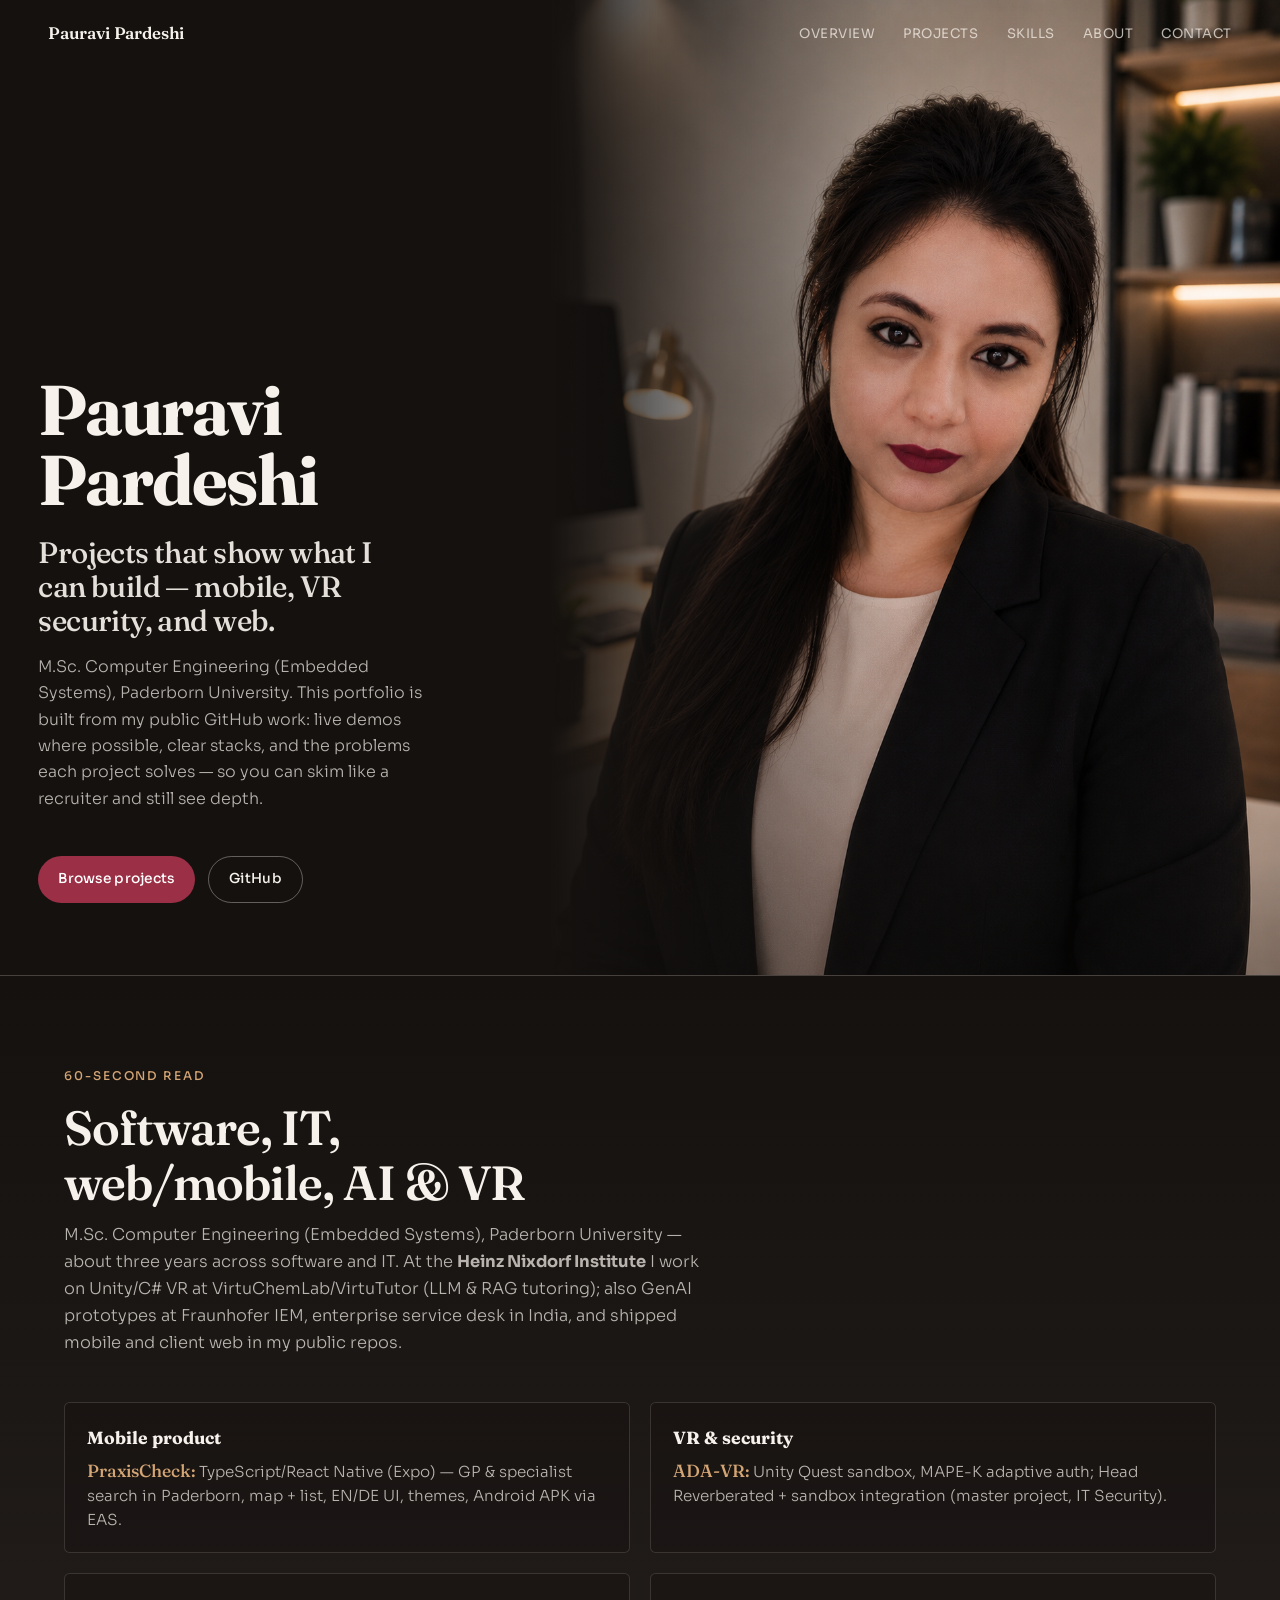
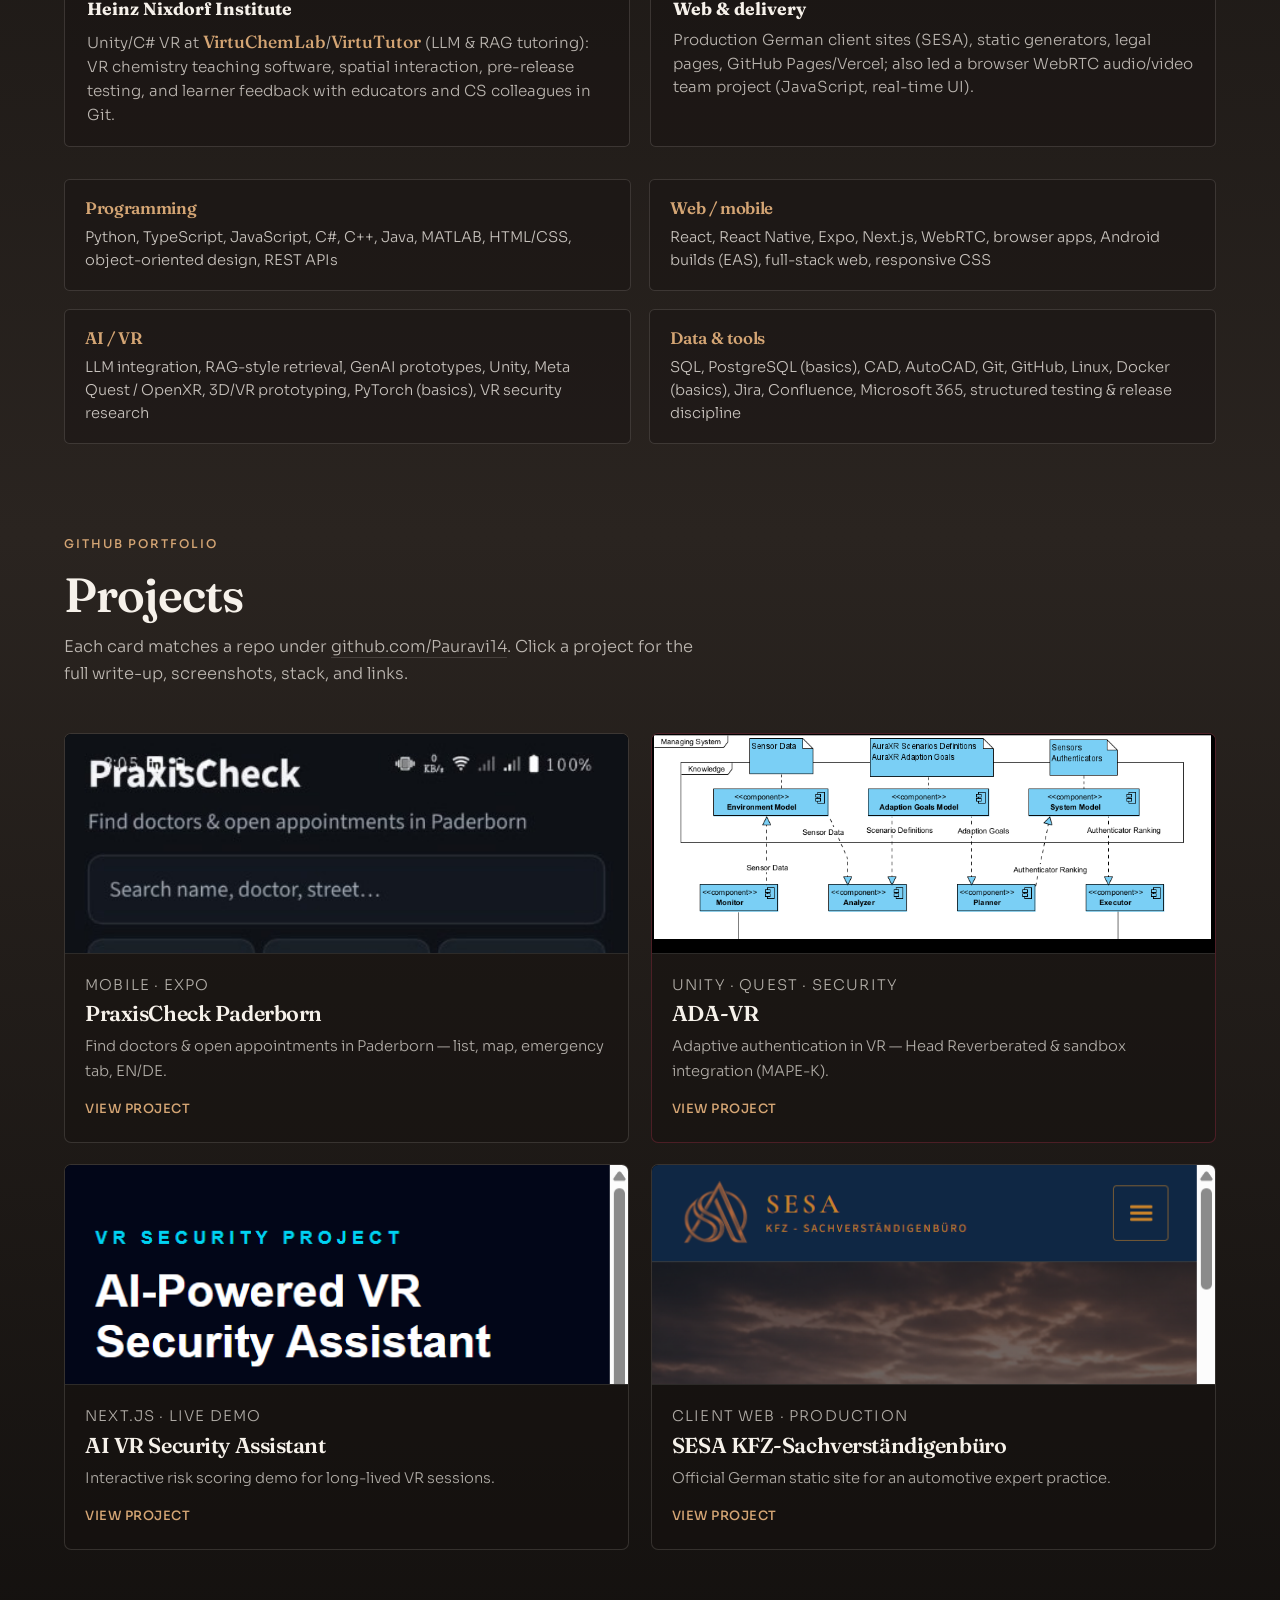
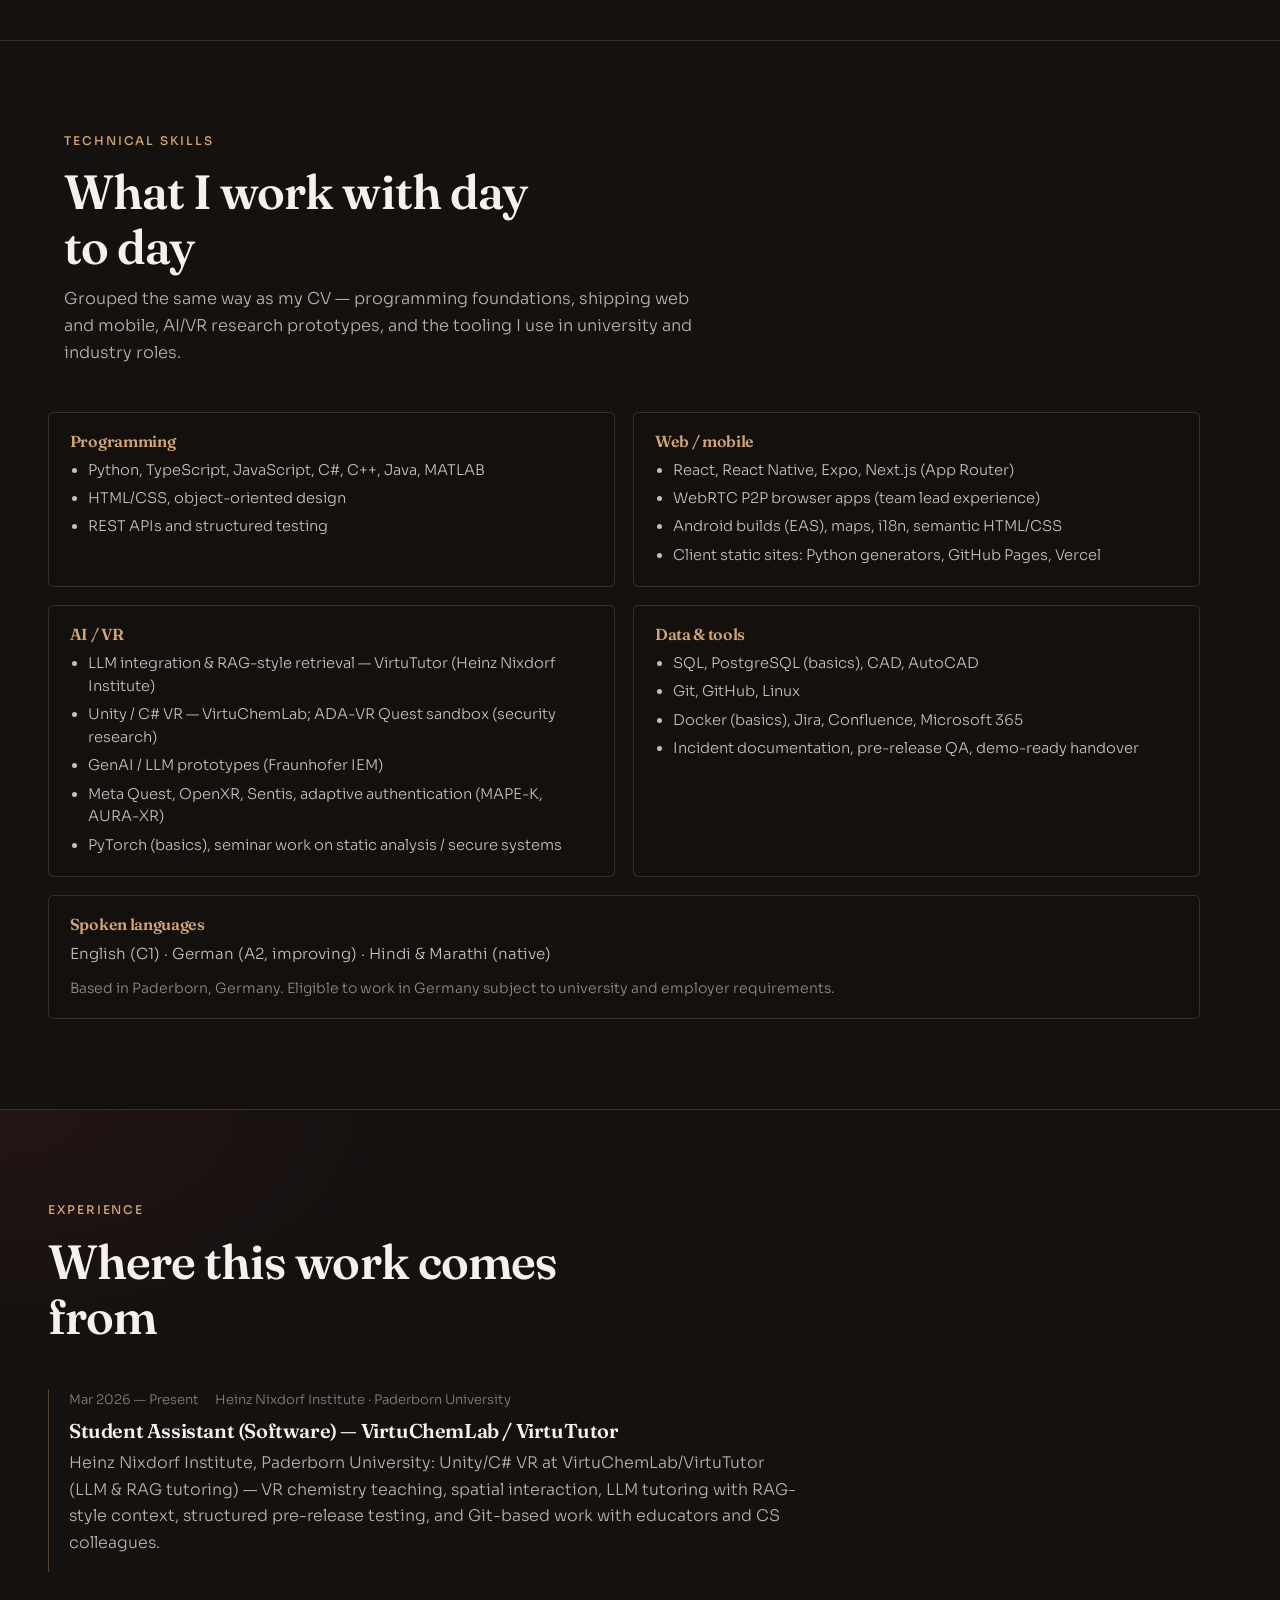
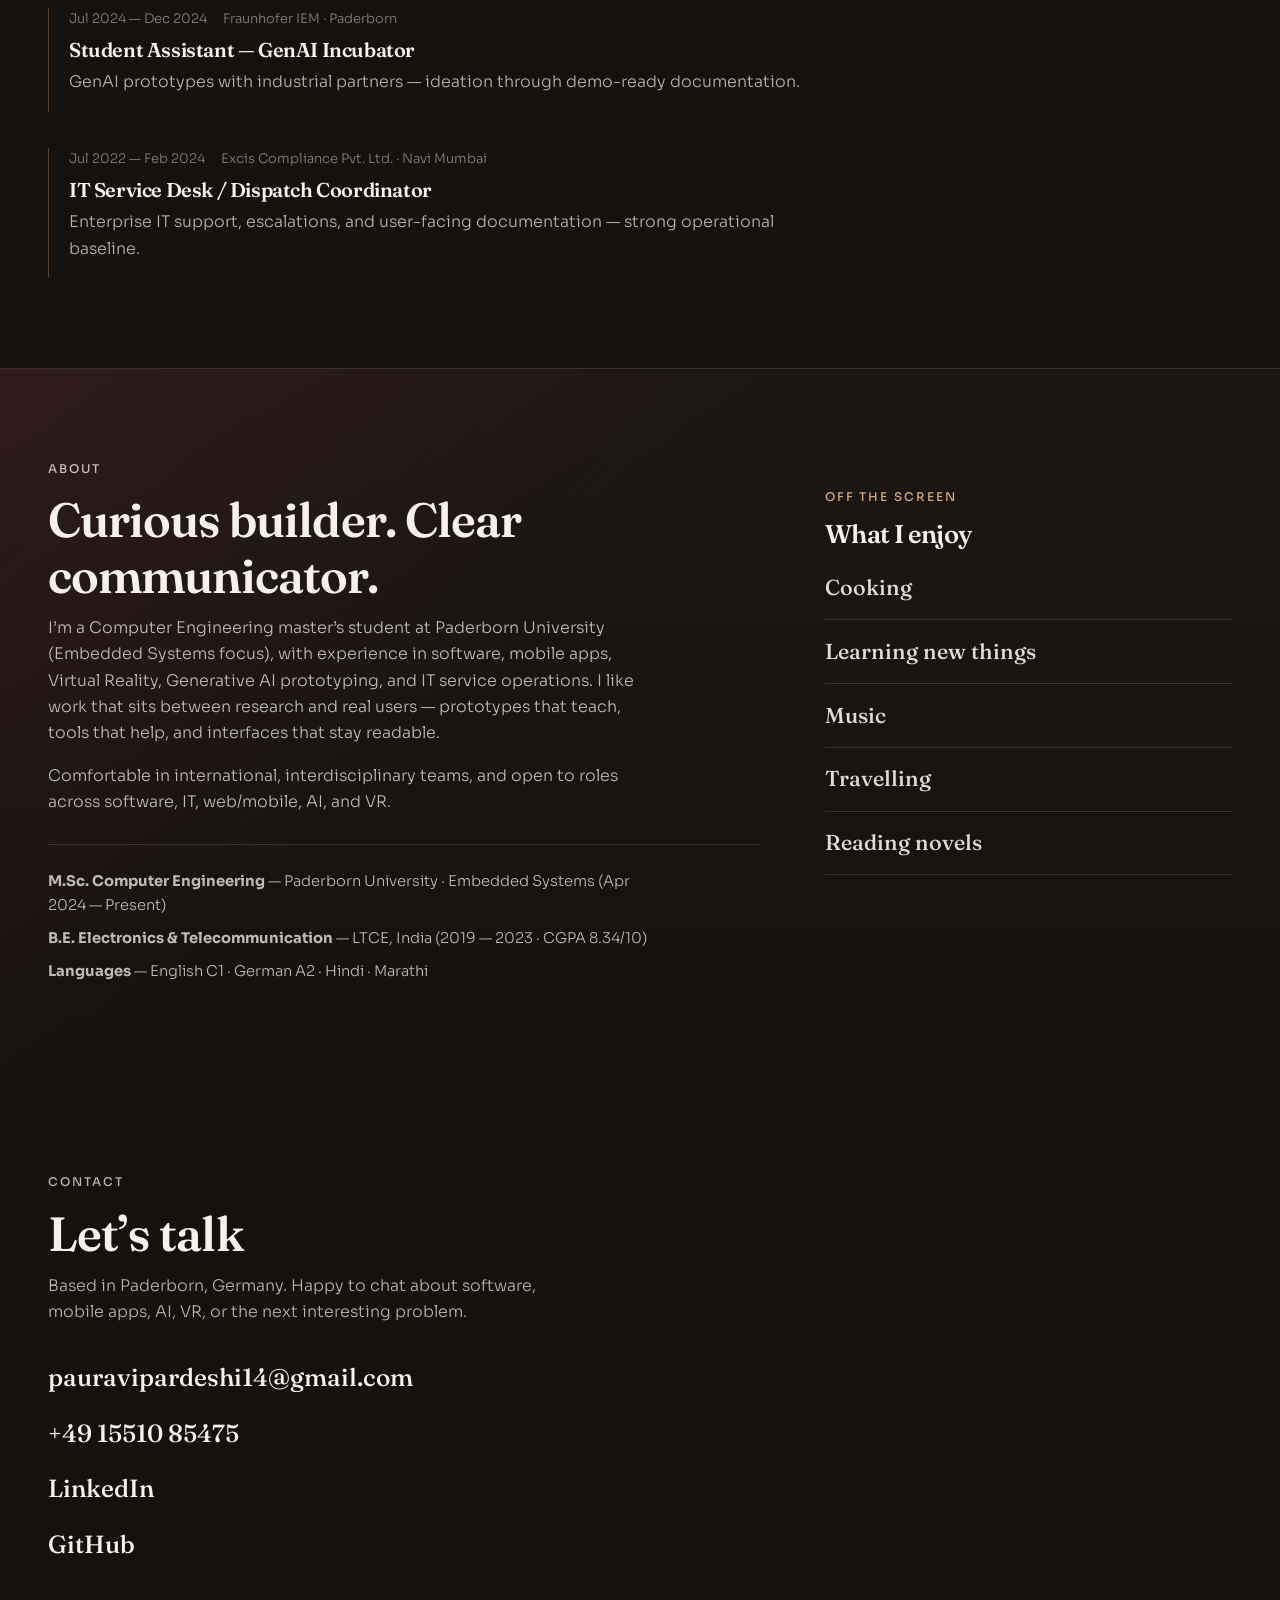
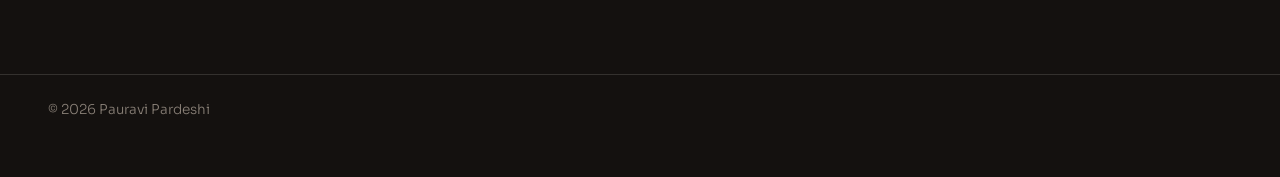
<file: index.html>
<!DOCTYPE html>
<html lang="en">
  <head>
    <meta charset="UTF-8" />
    <meta name="viewport" content="width=device-width, initial-scale=1.0" />
    <title>Pauravi Pardeshi — Portfolio</title>
    <meta
      name="description"
      content="Pauravi Pardeshi — portfolio of shipped projects: React Native mobile apps, Unity VR security on Meta Quest, Next.js demos, and client websites. Skills, live demos, and code."
    />
    <link rel="preconnect" href="https://fonts.googleapis.com" />
    <link rel="preconnect" href="https://fonts.gstatic.com" crossorigin />
    <link
      href="https://fonts.googleapis.com/css2?family=Fraunces:opsz,wght@9..144,500;9..144,600;9..144,700&family=Sora:wght@300;400;500;600&display=swap"
      rel="stylesheet"
    />
    <link rel="stylesheet" href="css/styles.css?v=20261010m" />
  </head>
  <body>
    <!-- deploy: 20261010b — screenshots + Pages deploy -->
    <a class="skip-link" href="#main">Skip to content</a>

    <header class="site-header" data-header>
      <a class="logo" href="#top">Pauravi Pardeshi</a>
      <button class="nav-toggle" type="button" aria-expanded="false" aria-controls="site-nav" data-nav-toggle>
        <span class="sr-only">Menu</span>
        <span></span><span></span>
      </button>
      <nav id="site-nav" class="site-nav" data-nav>
        <a href="#snapshot">Overview</a>
        <a href="#projects">Projects</a>
        <a href="#skills">Skills</a>
        <a href="#about">About</a>
        <a href="#contact">Contact</a>
      </nav>
    </header>

    <main id="main">
      <section id="top" class="hero" aria-label="Introduction">
        <div class="hero-media" aria-hidden="true">
          <img
            src="assets/pauravi.png"
            alt="Pauravi Pardeshi"
            class="hero-photo"
            data-hero-photo
          />
          <div class="hero-veil"></div>
        </div>
        <div class="hero-copy">
          <p class="hero-brand" data-reveal>Pauravi Pardeshi</p>
          <h1 class="hero-title" data-reveal>
            Projects that show what I can build — mobile, VR security, and web.
          </h1>
          <p class="hero-lead" data-reveal>
            M.Sc. Computer Engineering (Embedded Systems), Paderborn University.
            This portfolio is built from my public GitHub work: live demos where possible,
            clear stacks, and the problems each project solves — so you can skim like a recruiter
            and still see depth.
          </p>
          <div class="hero-actions" data-reveal>
            <a class="btn btn-primary" href="#projects">Browse projects</a>
            <a class="btn btn-ghost" href="https://github.com/Pauravi14" target="_blank" rel="noopener noreferrer">GitHub</a>
          </div>
        </div>
      </section>

      <section id="snapshot" class="section snapshot">
        <div class="section-head snapshot-section-head" data-reveal>
          <p class="eyebrow">60-second read</p>
          <h2>Software, IT, web/mobile, AI &amp; VR</h2>
          <p class="section-lead">
            M.Sc. Computer Engineering (Embedded Systems), Paderborn University &mdash; about three years across
            software and IT. At the <strong>Heinz Nixdorf Institute</strong> I work on Unity/C# VR at
            VirtuChemLab/VirtuTutor (LLM &amp; RAG tutoring); also GenAI prototypes at Fraunhofer IEM, enterprise
            service desk in India, and shipped mobile and client web in my public repos.
          </p>
        </div>
        <ul class="snapshot-grid" data-reveal>
          <li>
            <strong>Mobile product</strong>
            <span>
              <strong>PraxisCheck:</strong> TypeScript/React Native (Expo) &mdash; GP &amp; specialist search in Paderborn,
              map + list, EN/DE UI, themes, Android APK via EAS.
            </span>
          </li>
          <li>
            <strong>VR &amp; security</strong>
            <span>
              <strong>ADA-VR:</strong> Unity Quest sandbox, MAPE-K adaptive auth; Head Reverberated + sandbox integration
              (master project, IT Security).
            </span>
          </li>
          <li>
            <strong>Heinz Nixdorf Institute</strong>
            <span>
              Unity/C# VR at <strong>VirtuChemLab</strong>/<strong>VirtuTutor</strong> (LLM &amp; RAG tutoring):
              VR chemistry teaching software, spatial interaction, pre-release testing, and learner feedback with
              educators and CS colleagues in Git.
            </span>
          </li>
          <li>
            <strong>Web &amp; delivery</strong>
            <span>
              Production German client sites (SESA), static generators, legal pages, GitHub Pages/Vercel; also led a
              browser WebRTC audio/video team project (JavaScript, real-time UI).
            </span>
          </li>
        </ul>
        <div class="skill-categories" data-reveal aria-label="Technical skills from CV">
          <div class="skill-category">
            <h3>Programming</h3>
            <p>Python, TypeScript, JavaScript, C#, C++, Java, MATLAB, HTML/CSS, object-oriented design, REST APIs</p>
          </div>
          <div class="skill-category">
            <h3>Web / mobile</h3>
            <p>React, React Native, Expo, Next.js, WebRTC, browser apps, Android builds (EAS), full-stack web, responsive CSS</p>
          </div>
          <div class="skill-category">
            <h3>AI / VR</h3>
            <p>LLM integration, RAG-style retrieval, GenAI prototypes, Unity, Meta Quest / OpenXR, 3D/VR prototyping, PyTorch (basics), VR security research</p>
          </div>
          <div class="skill-category">
            <h3>Data &amp; tools</h3>
            <p>SQL, PostgreSQL (basics), CAD, AutoCAD, Git, GitHub, Linux, Docker (basics), Jira, Confluence, Microsoft 365, structured testing &amp; release discipline</p>
          </div>
        </div>
      </section>

      <section id="projects" class="section projects projects-catalog">
        <div class="section-head projects-section-head" data-reveal>
          <p class="eyebrow">GitHub portfolio</p>
          <h2>Projects</h2>
          <p class="section-lead">
            Each card matches a repo under
            <a href="https://github.com/Pauravi14" target="_blank" rel="noopener noreferrer">github.com/Pauravi14</a>.
            Click a project for the full write-up, screenshots, stack, and links.
          </p>
        </div>

        <div class="catalog-grid" data-reveal>
          <a class="catalog-card" href="projects/praxischeck.html">
            <figure class="catalog-card-media catalog-card-media--phone">
              <img src="assets/projects/praxischeck/list-search.jpg" alt="" width="400" height="800" loading="lazy" decoding="async" />
            </figure>
            <div class="catalog-card-body">
              <p class="project-tag">Mobile &middot; Expo</p>
              <h3>PraxisCheck Paderborn</h3>
              <p>Find doctors &amp; open appointments in Paderborn &mdash; list, map, emergency tab, EN/DE.</p>
              <span class="catalog-card-cta">View project</span>
            </div>
          </a>

          <a class="catalog-card catalog-card--accent" href="projects/ada-vr.html">
            <figure class="catalog-card-media">
              <img src="assets/projects/adavr-report/adavr-architecture.png" alt="" width="827" height="540" loading="lazy" decoding="async" />
            </figure>
            <div class="catalog-card-body">
              <p class="project-tag">Unity &middot; Quest &middot; Security</p>
              <h3>ADA-VR</h3>
              <p>Adaptive authentication in VR &mdash; Head Reverberated &amp; sandbox integration (MAPE-K).</p>
              <span class="catalog-card-cta">View project</span>
            </div>
          </a>

          <a class="catalog-card" href="projects/ai-vr-assistant.html">
            <figure class="catalog-card-media">
              <img src="assets/projects/ai-vr-security-assistant.png" alt="" width="1200" height="675" loading="lazy" decoding="async" />
            </figure>
            <div class="catalog-card-body">
              <p class="project-tag">Next.js &middot; Live demo</p>
              <h3>AI VR Security Assistant</h3>
              <p>Interactive risk scoring demo for long-lived VR sessions.</p>
              <span class="catalog-card-cta">View project</span>
            </div>
          </a>

          <a class="catalog-card" href="projects/sesa.html">
            <figure class="catalog-card-media">
              <img src="assets/projects/sesa-website.png" alt="" width="1200" height="675" loading="lazy" decoding="async" />
            </figure>
            <div class="catalog-card-body">
              <p class="project-tag">Client web &middot; Production</p>
              <h3>SESA KFZ-Sachverst&auml;ndigenb&uuml;ro</h3>
              <p>Official German static site for an automotive expert practice.</p>
              <span class="catalog-card-cta">View project</span>
            </div>
          </a>
        </div>
      </section>


      <section class="section skills" id="skills">
        <div class="section-head skills-section-head" data-reveal>
          <p class="eyebrow">Technical skills</p>
          <h2>What I work with day to day</h2>
          <p class="section-lead">
            Grouped the same way as my CV &mdash; programming foundations, shipping web and mobile, AI/VR research
            prototypes, and the tooling I use in university and industry roles.
          </p>
        </div>
        <div class="skill-map skill-map--cv" data-reveal>
          <div class="skill-map-block skill-map-block--card">
            <h3>Programming</h3>
            <ul class="skill-detail-list">
              <li>Python, TypeScript, JavaScript, C#, C++, Java, MATLAB</li>
              <li>HTML/CSS, object-oriented design</li>
              <li>REST APIs and structured testing</li>
            </ul>
          </div>
          <div class="skill-map-block skill-map-block--card">
            <h3>Web / mobile</h3>
            <ul class="skill-detail-list">
              <li>React, React Native, Expo, Next.js (App Router)</li>
              <li>WebRTC P2P browser apps (team lead experience)</li>
              <li>Android builds (EAS), maps, i18n, semantic HTML/CSS</li>
              <li>Client static sites: Python generators, GitHub Pages, Vercel</li>
            </ul>
          </div>
          <div class="skill-map-block skill-map-block--card">
            <h3>AI / VR</h3>
            <ul class="skill-detail-list">
              <li>LLM integration &amp; RAG-style retrieval &mdash; VirtuTutor (Heinz Nixdorf Institute)</li>
              <li>Unity / C# VR &mdash; VirtuChemLab; ADA-VR Quest sandbox (security research)</li>
              <li>GenAI / LLM prototypes (Fraunhofer IEM)</li>
              <li>Meta Quest, OpenXR, Sentis, adaptive authentication (MAPE-K, AURA-XR)</li>
              <li>PyTorch (basics), seminar work on static analysis / secure systems</li>
            </ul>
          </div>
          <div class="skill-map-block skill-map-block--card">
            <h3>Data &amp; tools</h3>
            <ul class="skill-detail-list">
              <li>SQL, PostgreSQL (basics), CAD, AutoCAD</li>
              <li>Git, GitHub, Linux</li>
              <li>Docker (basics), Jira, Confluence, Microsoft 365</li>
              <li>Incident documentation, pre-release QA, demo-ready handover</li>
            </ul>
          </div>
          <div class="skill-map-block skill-map-block--card skill-map-block--wide">
            <h3>Spoken languages</h3>
            <p class="skill-map-inline">English (C1) &middot; German (A2, improving) &middot; Hindi &amp; Marathi (native)</p>
            <p class="skill-map-note">Based in Paderborn, Germany. Eligible to work in Germany subject to university and employer requirements.</p>
          </div>
        </div>
      </section>

      <section id="work" class="section experience">
        <div class="section-head" data-reveal>
          <p class="eyebrow">Experience</p>
          <h2>Where this work comes from</h2>
        </div>

        <ol class="timeline">
          <li class="timeline-item" data-reveal>
            <div class="timeline-meta">
              <span class="when">Mar 2026 — Present</span>
              <span class="where">Heinz Nixdorf Institute · Paderborn University</span>
            </div>
            <h3>Student Assistant (Software) &mdash; VirtuChemLab / VirtuTutor</h3>
            <p>
              Heinz Nixdorf Institute, Paderborn University: Unity/C# VR at VirtuChemLab/VirtuTutor (LLM &amp; RAG
              tutoring) &mdash; VR chemistry teaching, spatial interaction, LLM tutoring with RAG-style context,
              structured pre-release testing, and Git-based work with educators and CS colleagues.
            </p>
          </li>
          <li class="timeline-item" data-reveal>
            <div class="timeline-meta">
              <span class="when">Jul 2024 — Dec 2024</span>
              <span class="where">Fraunhofer IEM · Paderborn</span>
            </div>
            <h3>Student Assistant — GenAI Incubator</h3>
            <p>
              GenAI prototypes with industrial partners — ideation through demo-ready documentation.
            </p>
          </li>
          <li class="timeline-item" data-reveal>
            <div class="timeline-meta">
              <span class="when">Jul 2022 — Feb 2024</span>
              <span class="where">Excis Compliance Pvt. Ltd. · Navi Mumbai</span>
            </div>
            <h3>IT Service Desk / Dispatch Coordinator</h3>
            <p>
              Enterprise IT support, escalations, and user-facing documentation — strong operational baseline.
            </p>
          </li>
        </ol>
      </section>

      <section id="about" class="section about">
        <div class="about-grid">
          <div class="about-copy" data-reveal>
            <p class="eyebrow">About</p>
            <h2>Curious builder. Clear communicator.</h2>
            <p>
              I’m a Computer Engineering master’s student at Paderborn University
              (Embedded Systems focus), with experience in software, mobile apps,
              Virtual Reality, Generative AI prototyping, and IT service operations.
              I like work that sits between research and real users — prototypes that
              teach, tools that help, and interfaces that stay readable.
            </p>
            <p>
              Comfortable in international, interdisciplinary teams, and open to
              roles across software, IT, web/mobile, AI, and VR.
            </p>
            <div class="edu">
              <p><strong>M.Sc. Computer Engineering</strong> — Paderborn University · Embedded Systems (Apr 2024 — Present)</p>
              <p><strong>B.E. Electronics &amp; Telecommunication</strong> — LTCE, India (2019 — 2023 · CGPA 8.34/10)</p>
              <p><strong>Languages</strong> — English C1 · German A2 · Hindi · Marathi</p>
            </div>
          </div>
          <aside class="hobbies" data-reveal>
            <p class="eyebrow">Off the screen</p>
            <h3>What I enjoy</h3>
            <ul class="hobby-list">
              <li>Cooking</li>
              <li>Learning new things</li>
              <li>Music</li>
              <li>Travelling</li>
              <li>Reading novels</li>
            </ul>
          </aside>
        </div>
      </section>

      <section id="contact" class="section contact">
        <div class="contact-panel" data-reveal>
          <p class="eyebrow">Contact</p>
          <h2>Let’s talk</h2>
          <p>
            Based in Paderborn, Germany. Happy to chat about software, mobile apps,
            AI, VR, or the next interesting problem.
          </p>
          <div class="contact-links">
            <a href="mailto:pauravipardeshi14@gmail.com">pauravipardeshi14@gmail.com</a>
            <a href="tel:+491551085475">+49 15510 85475</a>
            <a href="https://linkedin.com/in/pauravi-pardeshi" target="_blank" rel="noopener noreferrer">LinkedIn</a>
            <a href="https://github.com/Pauravi14" target="_blank" rel="noopener noreferrer">GitHub</a>
          </div>
        </div>
      </section>
    </main>

    <footer class="site-footer">
      <p>© <span data-year></span> Pauravi Pardeshi</p>
    </footer>

    <script src="js/main.js?v=20261010i"></script>
  </body>
</html>
</file>
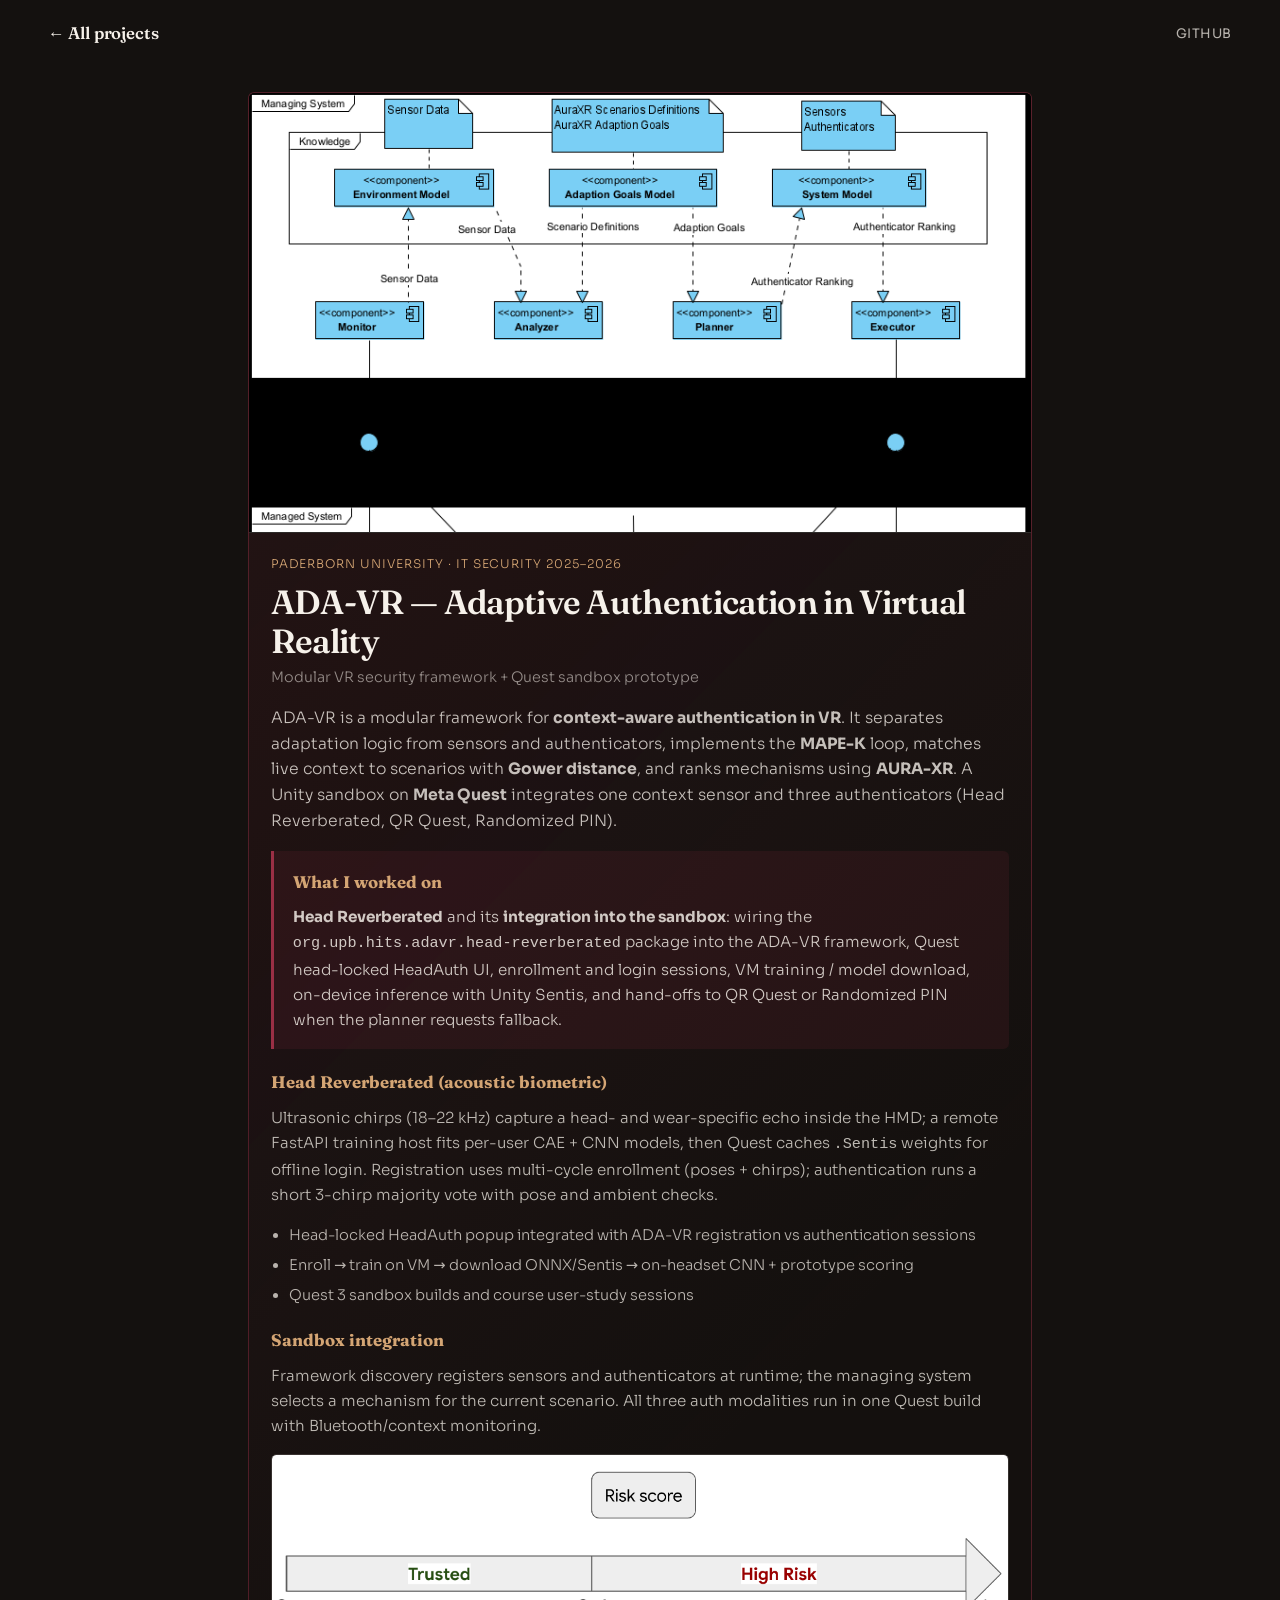
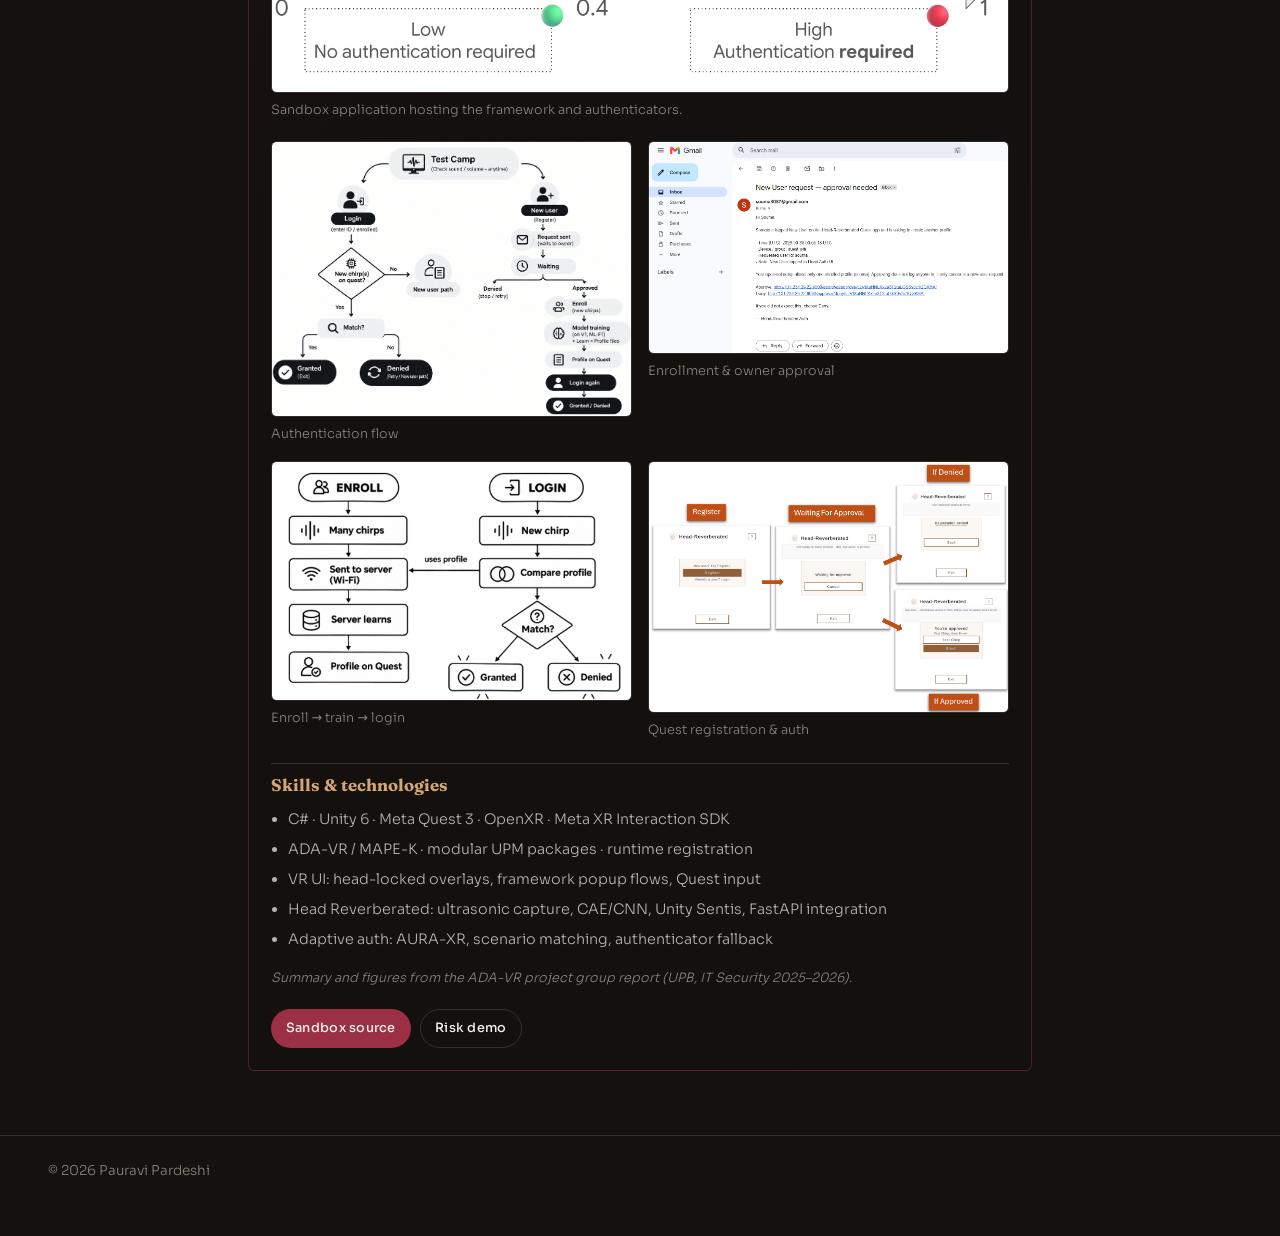
<file: projects/ada-vr.html>
<!DOCTYPE html>
<html lang="en">
  <head>
    <meta charset="UTF-8" />
    <meta name="viewport" content="width=device-width, initial-scale=1.0" />
    <title>ADA-VR — Pauravi Pardeshi</title>
    <link rel="preconnect" href="https://fonts.googleapis.com" />
    <link rel="preconnect" href="https://fonts.gstatic.com" crossorigin />
    <link href="https://fonts.googleapis.com/css2?family=Fraunces:opsz,wght@9..144,500;9..144,600;9..144,700&family=Sora:wght@300;400;500;600&display=swap" rel="stylesheet" />
    <link rel="stylesheet" href="../css/styles.css?v=20261010h" />
  </head>
  <body class="page-project">
    <header class="site-header is-scrolled" data-header>
      <a class="logo" href="../index.html#projects">← All projects</a>
      <nav class="site-nav site-nav--minimal" data-nav aria-label="Project">
        <a href="https://github.com/Pauravi14/ada-vr-sandbox-game" target="_blank" rel="noopener noreferrer">GitHub</a>
      </nav>
    </header>

    <main class="project-detail">
      <article class="project-card project-card--deep project-card--flat project-card--featured">
        <figure class="project-thumb">
          <img src="../assets/projects/adavr-report/adavr-architecture.png" alt="ADA-VR system architecture (MAPE-K)" width="827" height="540" loading="lazy" decoding="async" />
        </figure>
        <header class="project-card-head project-card-head--top">
          <p class="project-tag">Paderborn University · IT Security 2025–2026</p>
          <h1>ADA-VR — Adaptive Authentication in Virtual Reality</h1>
          <p class="project-role">Modular VR security framework + Quest sandbox prototype</p>
        </header>
        <p class="project-summary">
          ADA-VR is a modular framework for <strong>context-aware authentication in VR</strong>. It separates
          adaptation logic from sensors and authenticators, implements the <strong>MAPE-K</strong> loop, matches
          live context to scenarios with <strong>Gower distance</strong>, and ranks mechanisms using
          <strong>AURA-XR</strong>. A Unity sandbox on <strong>Meta Quest</strong> integrates one context sensor
          and three authenticators (Head Reverberated, QR Quest, Randomized PIN).
        </p>

        <aside class="project-contribution" aria-label="My contribution">
          <h4>What I worked on</h4>
          <p>
            <strong>Head Reverberated</strong> and its <strong>integration into the sandbox</strong>: wiring the
            <code>org.upb.hits.adavr.head-reverberated</code> package into the ADA-VR framework, Quest head-locked
            HeadAuth UI, enrollment and login sessions, VM training / model download, on-device inference with
            Unity Sentis, and hand-offs to QR Quest or Randomized PIN when the planner requests fallback.
          </p>
        </aside>

        <div class="project-subsection">
          <h4>Head Reverberated (acoustic biometric)</h4>
          <p>
            Ultrasonic chirps (18–22&nbsp;kHz) capture a head- and wear-specific echo inside the HMD; a remote
            FastAPI training host fits per-user CAE + CNN models, then Quest caches <code>.Sentis</code> weights for
            offline login. Registration uses multi-cycle enrollment (poses + chirps); authentication runs a short
            3-chirp majority vote with pose and ambient checks.
          </p>
          <ul class="project-highlights">
            <li>Head-locked HeadAuth popup integrated with ADA-VR registration vs authentication sessions</li>
            <li>Enroll → train on VM → download ONNX/Sentis → on-headset CNN + prototype scoring</li>
            <li>Quest 3 sandbox builds and course user-study sessions</li>
          </ul>
        </div>

        <div class="project-subsection">
          <h4>Sandbox integration</h4>
          <p>
            Framework discovery registers sensors and authenticators at runtime; the managing system selects a
            mechanism for the current scenario. All three auth modalities run in one Quest build with Bluetooth/context monitoring.
          </p>
          <figure class="project-inline-figure">
            <img src="../assets/projects/adavr-report/adavr-sandbox.png" alt="ADA-VR sandbox VR application" loading="lazy" decoding="async" />
            <figcaption>Sandbox application hosting the framework and authenticators.</figcaption>
          </figure>
        </div>

        <div class="project-figures" aria-label="Figures from project report">
          <figure>
            <img src="../assets/projects/adavr-report/headrev-auth-flow.png" alt="Head Reverberated authentication flow" loading="lazy" decoding="async" />
            <figcaption>Authentication flow</figcaption>
          </figure>
          <figure>
            <img src="../assets/projects/adavr-report/headrev-enrollment-ui.png" alt="Enrollment UI" loading="lazy" decoding="async" />
            <figcaption>Enrollment &amp; owner approval</figcaption>
          </figure>
          <figure>
            <img src="../assets/projects/adavr-report/headrev-enroll-login-overview.png" alt="Enrollment overview" loading="lazy" decoding="async" />
            <figcaption>Enroll → train → login</figcaption>
          </figure>
          <figure>
            <img src="../assets/projects/adavr-report/headrev-registration-authentication.png" alt="Quest UI" loading="lazy" decoding="async" />
            <figcaption>Quest registration &amp; auth</figcaption>
          </figure>
        </div>

        <div class="project-skills">
          <h4>Skills &amp; technologies</h4>
          <ul class="project-skill-list">
            <li>C# · Unity 6 · Meta Quest 3 · OpenXR · Meta XR Interaction SDK</li>
            <li>ADA-VR / MAPE-K · modular UPM packages · runtime registration</li>
            <li>VR UI: head-locked overlays, framework popup flows, Quest input</li>
            <li>Head Reverberated: ultrasonic capture, CAE/CNN, Unity Sentis, FastAPI integration</li>
            <li>Adaptive auth: AURA-XR, scenario matching, authenticator fallback</li>
          </ul>
        </div>

        <p class="project-report-note">
          Summary and figures from the ADA-VR project group report (UPB, IT Security 2025–2026).
        </p>

        <div class="project-links">
          <a class="link-pill link-pill--primary" href="https://github.com/Pauravi14/ada-vr-sandbox-game" target="_blank" rel="noopener noreferrer">Sandbox source</a>
          <a class="link-pill" href="https://ai-vr-security-assistant.vercel.app" target="_blank" rel="noopener noreferrer">Risk demo</a>
        </div>
      </article>
    </main>

    <footer class="site-footer"><p>© <span data-year></span> Pauravi Pardeshi</p></footer>
    <script src="../js/main.js?v=20261010f"></script>
  </body>
</html>
</file>
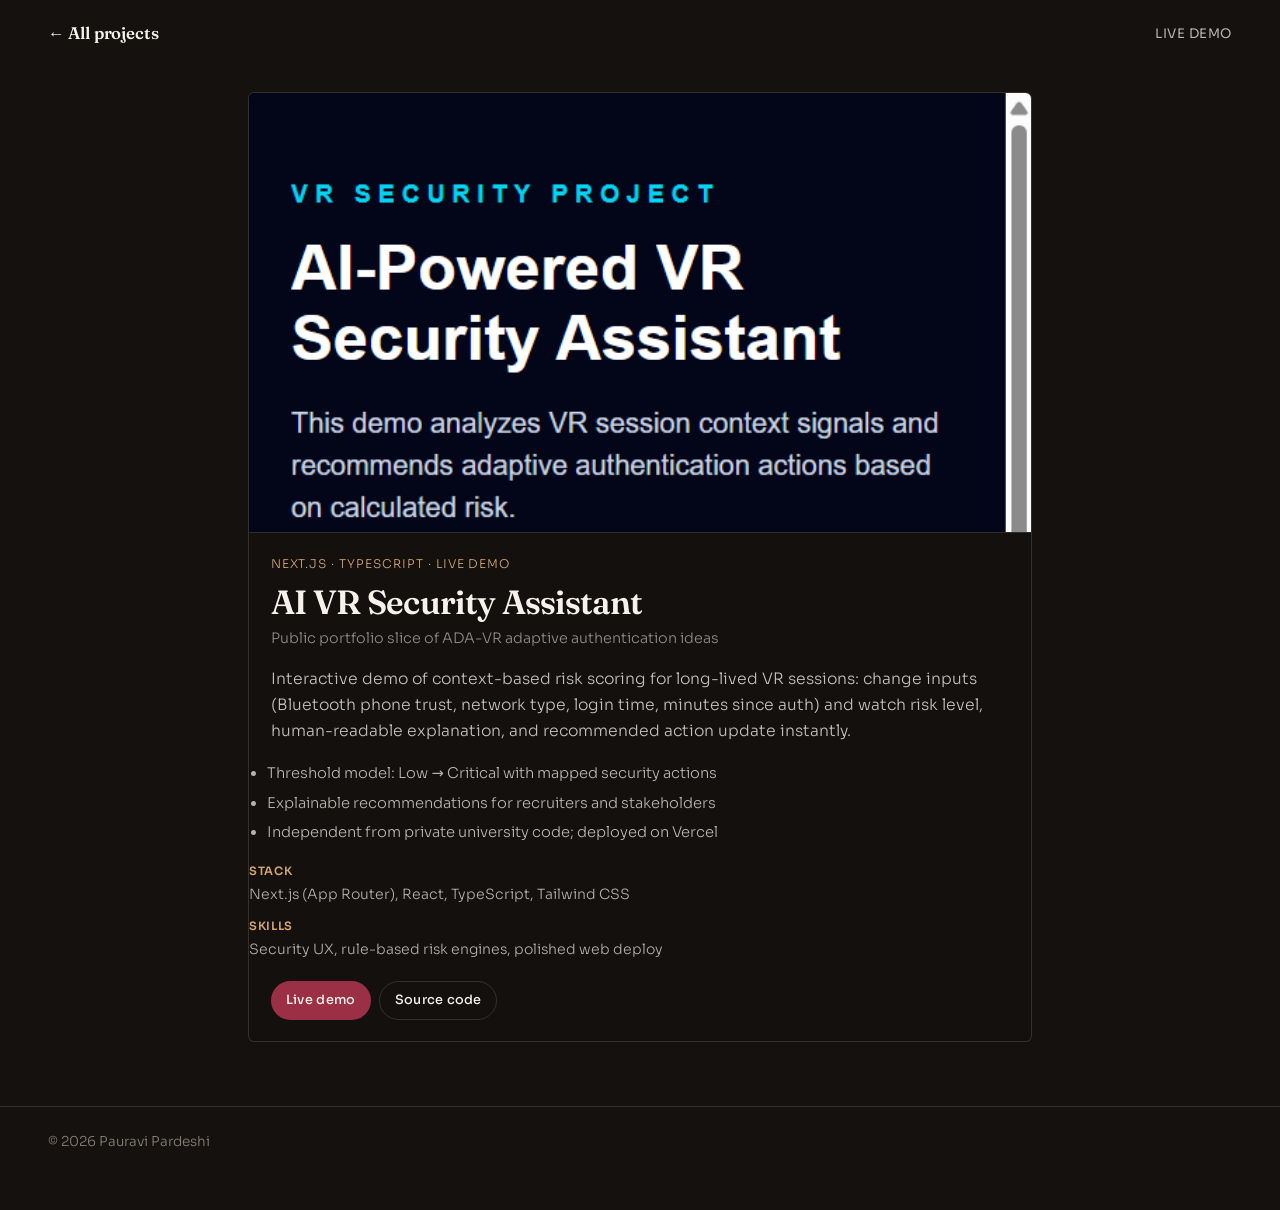
<file: projects/ai-vr-assistant.html>
<!DOCTYPE html>
<html lang="en">
  <head>
    <meta charset="UTF-8" />
    <meta name="viewport" content="width=device-width, initial-scale=1.0" />
    <title>AI VR Security Assistant — Pauravi Pardeshi</title>
    <link rel="preconnect" href="https://fonts.googleapis.com" />
    <link rel="preconnect" href="https://fonts.gstatic.com" crossorigin />
    <link href="https://fonts.googleapis.com/css2?family=Fraunces:opsz,wght@9..144,500;9..144,600;9..144,700&family=Sora:wght@300;400;500;600&display=swap" rel="stylesheet" />
    <link rel="stylesheet" href="../css/styles.css?v=20261010h" />
  </head>
  <body class="page-project">
    <header class="site-header is-scrolled" data-header>
      <a class="logo" href="../index.html#projects">← All projects</a>
      <nav class="site-nav site-nav--minimal" data-nav aria-label="Project">
        <a href="https://ai-vr-security-assistant.vercel.app" target="_blank" rel="noopener noreferrer">Live demo</a>
      </nav>
    </header>

    <main class="project-detail">
      <article class="project-card project-card--deep project-card--flat">
        <figure class="project-thumb">
          <img src="../assets/projects/ai-vr-security-assistant.png" alt="AI VR Security Assistant" loading="lazy" decoding="async" />
        </figure>
        <header class="project-card-head project-card-head--top">
          <p class="project-tag">Next.js · TypeScript · Live demo</p>
          <h1>AI VR Security Assistant</h1>
          <p class="project-role">Public portfolio slice of ADA-VR adaptive authentication ideas</p>
        </header>
        <p class="project-summary">
          Interactive demo of context-based risk scoring for long-lived VR sessions: change inputs
          (Bluetooth phone trust, network type, login time, minutes since auth) and watch risk level,
          human-readable explanation, and recommended action update instantly.
        </p>
        <ul class="project-highlights">
          <li>Threshold model: Low → Critical with mapped security actions</li>
          <li>Explainable recommendations for recruiters and stakeholders</li>
          <li>Independent from private university code; deployed on Vercel</li>
        </ul>
        <dl class="project-stack">
          <div><dt>Stack</dt><dd>Next.js (App Router), React, TypeScript, Tailwind CSS</dd></div>
          <div><dt>Skills</dt><dd>Security UX, rule-based risk engines, polished web deploy</dd></div>
        </dl>
        <div class="project-links">
          <a class="link-pill link-pill--primary" href="https://ai-vr-security-assistant.vercel.app" target="_blank" rel="noopener noreferrer">Live demo</a>
          <a class="link-pill" href="https://github.com/Pauravi14/ai-vr-security-assistant" target="_blank" rel="noopener noreferrer">Source code</a>
        </div>
      </article>
    </main>

    <footer class="site-footer"><p>© <span data-year></span> Pauravi Pardeshi</p></footer>
    <script src="../js/main.js?v=20261010f"></script>
  </body>
</html>
</file>
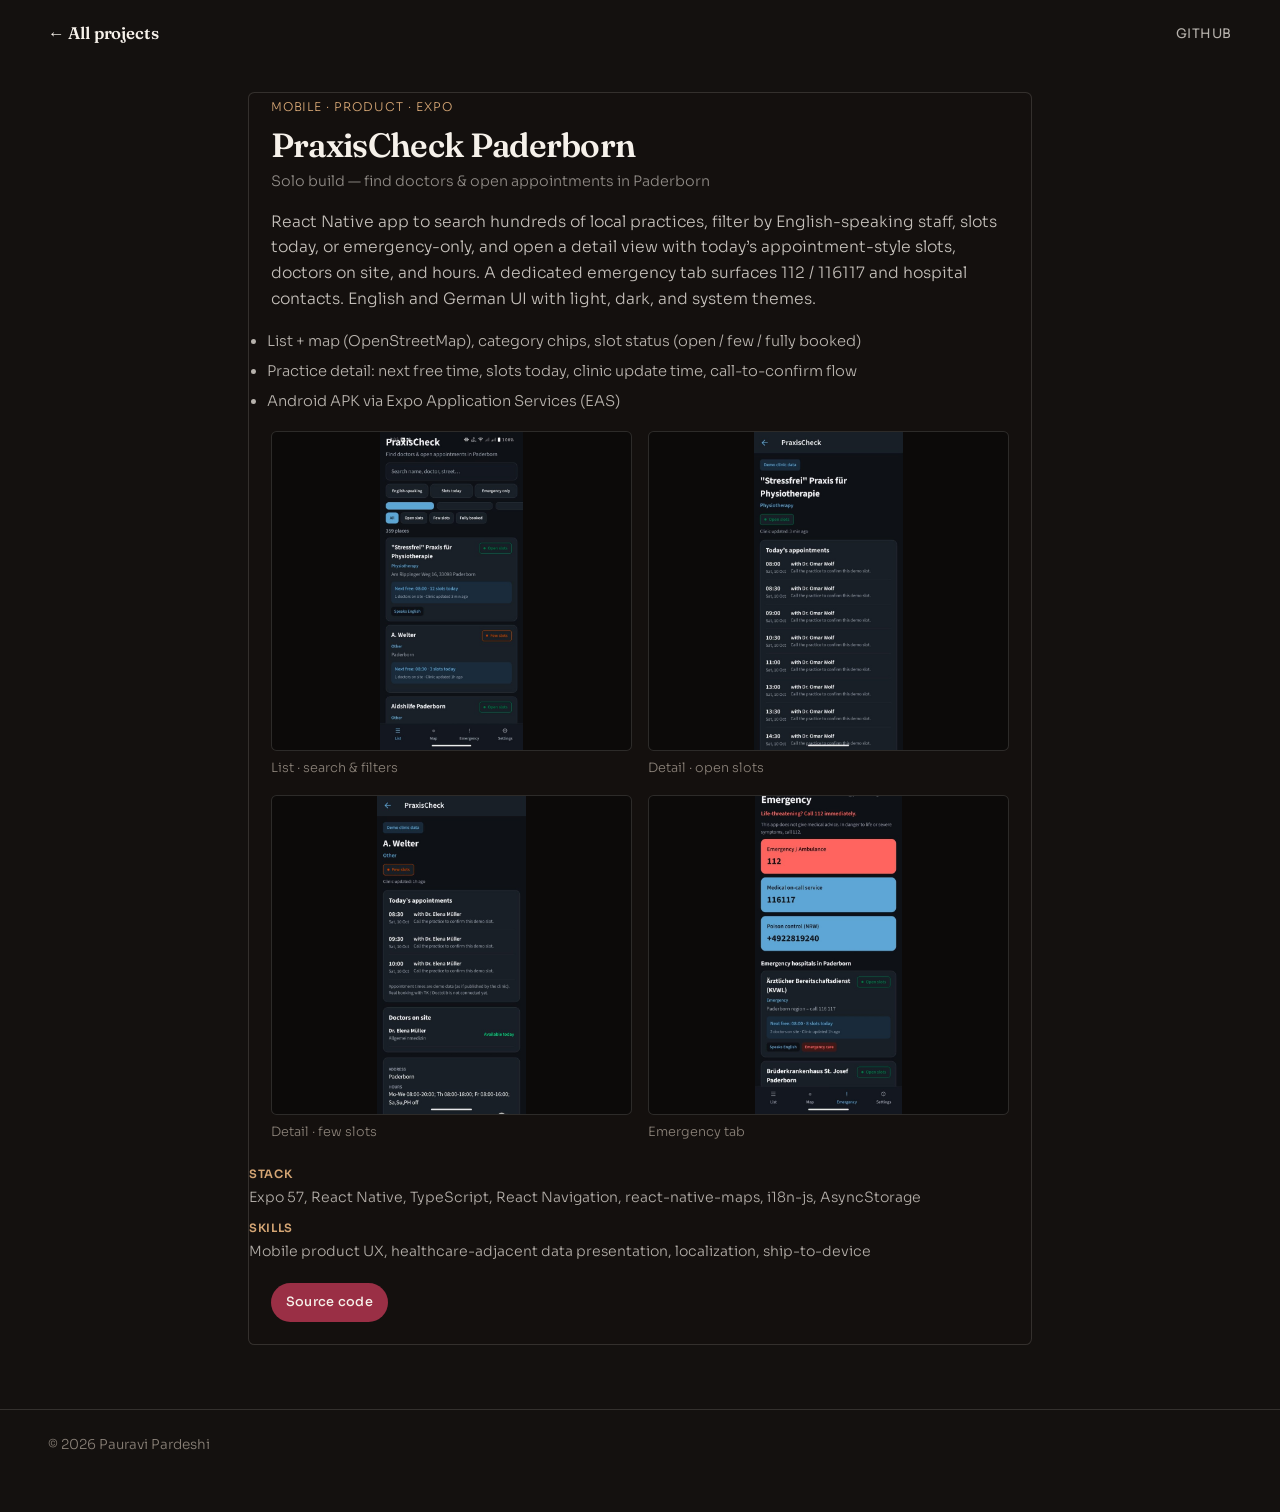
<file: projects/praxischeck.html>
<!DOCTYPE html>
<html lang="en">
  <head>
    <meta charset="UTF-8" />
    <meta name="viewport" content="width=device-width, initial-scale=1.0" />
    <title>PraxisCheck Paderborn — Pauravi Pardeshi</title>
    <link rel="preconnect" href="https://fonts.googleapis.com" />
    <link rel="preconnect" href="https://fonts.gstatic.com" crossorigin />
    <link href="https://fonts.googleapis.com/css2?family=Fraunces:opsz,wght@9..144,500;9..144,600;9..144,700&family=Sora:wght@300;400;500;600&display=swap" rel="stylesheet" />
    <link rel="stylesheet" href="../css/styles.css?v=20261010h" />
  </head>
  <body class="page-project">
    <header class="site-header is-scrolled" data-header>
      <a class="logo" href="../index.html#projects">← All projects</a>
      <nav class="site-nav site-nav--minimal" data-nav aria-label="Project">
        <a href="https://github.com/Pauravi14/PraxisCheck" target="_blank" rel="noopener noreferrer">GitHub</a>
      </nav>
    </header>

    <main class="project-detail">
      <article class="project-card project-card--deep project-card--flat">
        <header class="project-card-head project-card-head--top">
          <p class="project-tag">Mobile · Product · Expo</p>
          <h1>PraxisCheck Paderborn</h1>
          <p class="project-role">Solo build — find doctors &amp; open appointments in Paderborn</p>
        </header>
        <p class="project-summary">
          React Native app to search hundreds of local practices, filter by English-speaking staff,
          slots today, or emergency-only, and open a detail view with today’s appointment-style slots,
          doctors on site, and hours. A dedicated emergency tab surfaces 112 / 116117 and hospital contacts.
          English and German UI with light, dark, and system themes.
        </p>
        <ul class="project-highlights">
          <li>List + map (OpenStreetMap), category chips, slot status (open / few / fully booked)</li>
          <li>Practice detail: next free time, slots today, clinic update time, call-to-confirm flow</li>
          <li>Android APK via Expo Application Services (EAS)</li>
        </ul>
        <div class="project-figures project-figures--phones" aria-label="App screenshots">
          <figure>
            <img src="../assets/projects/praxischeck/list-search.jpg" alt="Search, filters, and practice list" loading="lazy" decoding="async" />
            <figcaption>List · search &amp; filters</figcaption>
          </figure>
          <figure>
            <img src="../assets/projects/praxischeck/detail-physio.jpg" alt="Physiotherapy practice detail with open slots" loading="lazy" decoding="async" />
            <figcaption>Detail · open slots</figcaption>
          </figure>
          <figure>
            <img src="../assets/projects/praxischeck/detail-gp.jpg" alt="GP practice detail with few slots" loading="lazy" decoding="async" />
            <figcaption>Detail · few slots</figcaption>
          </figure>
          <figure>
            <img src="../assets/projects/praxischeck/emergency.jpg" alt="Emergency numbers and hospitals" loading="lazy" decoding="async" />
            <figcaption>Emergency tab</figcaption>
          </figure>
        </div>
        <dl class="project-stack">
          <div><dt>Stack</dt><dd>Expo 57, React Native, TypeScript, React Navigation, react-native-maps, i18n-js, AsyncStorage</dd></div>
          <div><dt>Skills</dt><dd>Mobile product UX, healthcare-adjacent data presentation, localization, ship-to-device</dd></div>
        </dl>
        <div class="project-links">
          <a class="link-pill link-pill--primary" href="https://github.com/Pauravi14/PraxisCheck" target="_blank" rel="noopener noreferrer">Source code</a>
        </div>
      </article>
    </main>

    <footer class="site-footer"><p>© <span data-year></span> Pauravi Pardeshi</p></footer>
    <script src="../js/main.js?v=20261010f"></script>
  </body>
</html>
</file>
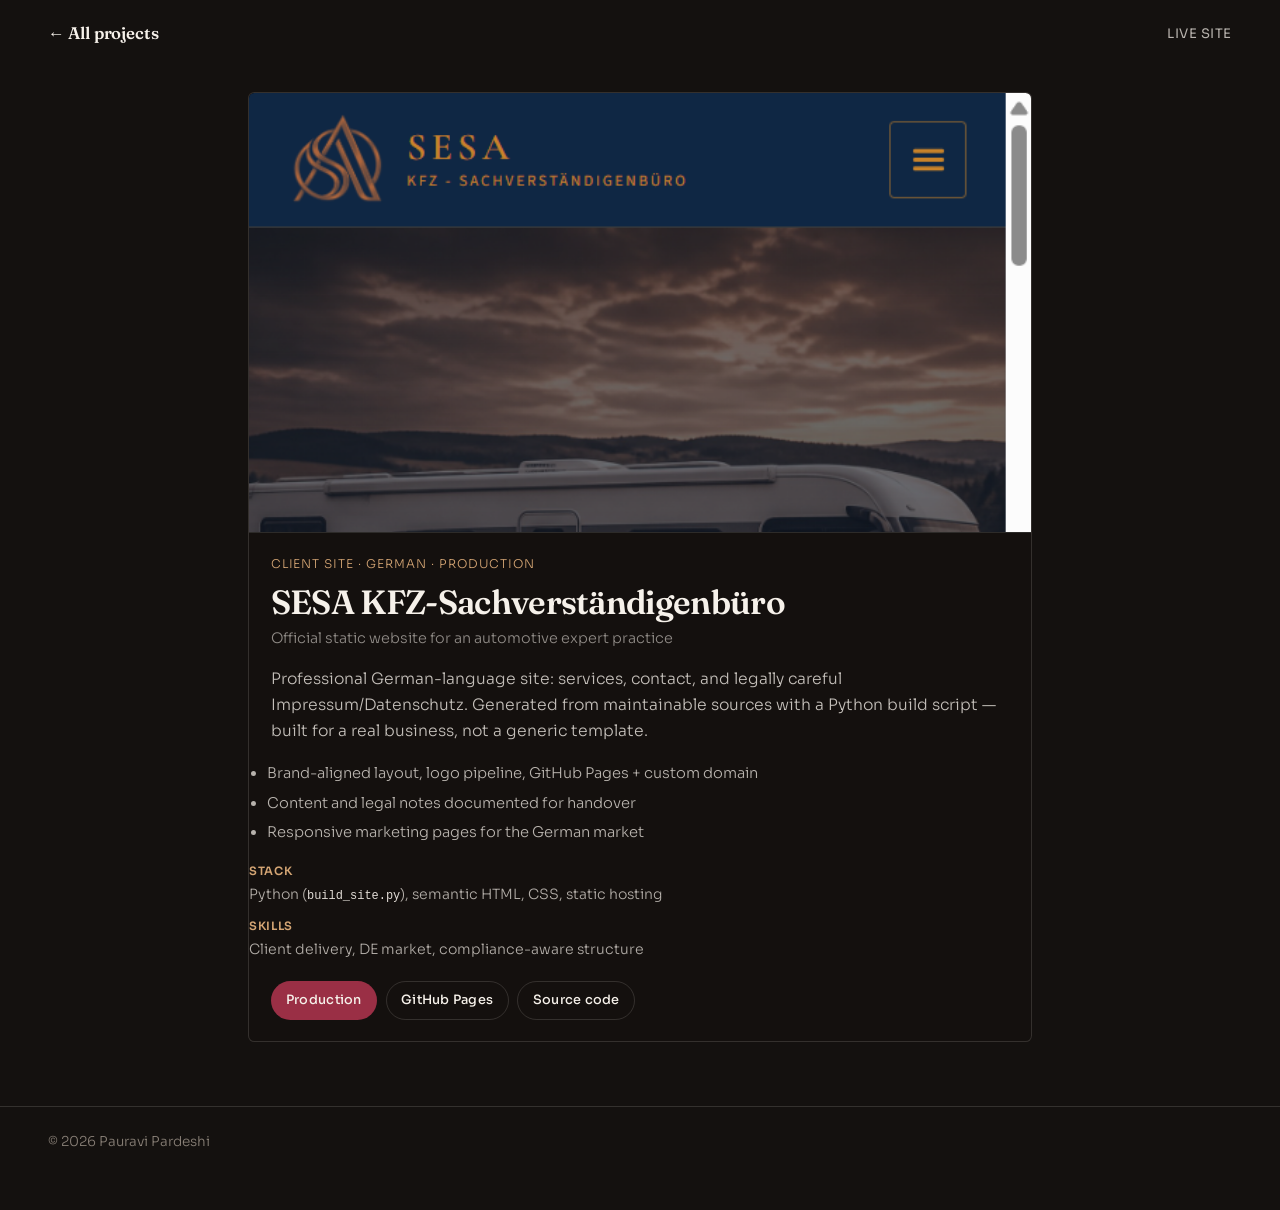
<file: projects/sesa.html>
<!DOCTYPE html>
<html lang="en">
  <head>
    <meta charset="UTF-8" />
    <meta name="viewport" content="width=device-width, initial-scale=1.0" />
    <title>SESA Website — Pauravi Pardeshi</title>
    <link rel="preconnect" href="https://fonts.googleapis.com" />
    <link rel="preconnect" href="https://fonts.gstatic.com" crossorigin />
    <link href="https://fonts.googleapis.com/css2?family=Fraunces:opsz,wght@9..144,500;9..144,600;9..144,700&family=Sora:wght@300;400;500;600&display=swap" rel="stylesheet" />
    <link rel="stylesheet" href="../css/styles.css?v=20261010h" />
  </head>
  <body class="page-project">
    <header class="site-header is-scrolled" data-header>
      <a class="logo" href="../index.html#projects">← All projects</a>
      <nav class="site-nav site-nav--minimal" data-nav aria-label="Project">
        <a href="https://www.sesa-svb.de/" target="_blank" rel="noopener noreferrer">Live site</a>
      </nav>
    </header>

    <main class="project-detail">
      <article class="project-card project-card--deep project-card--flat">
        <figure class="project-thumb">
          <img src="../assets/projects/sesa-website.png" alt="SESA KFZ website" loading="lazy" decoding="async" />
        </figure>
        <header class="project-card-head project-card-head--top">
          <p class="project-tag">Client site · German · Production</p>
          <h1>SESA KFZ-Sachverständigenbüro</h1>
          <p class="project-role">Official static website for an automotive expert practice</p>
        </header>
        <p class="project-summary">
          Professional German-language site: services, contact, and legally careful Impressum/Datenschutz.
          Generated from maintainable sources with a Python build script — built for a real business, not a generic template.
        </p>
        <ul class="project-highlights">
          <li>Brand-aligned layout, logo pipeline, GitHub Pages + custom domain</li>
          <li>Content and legal notes documented for handover</li>
          <li>Responsive marketing pages for the German market</li>
        </ul>
        <dl class="project-stack">
          <div><dt>Stack</dt><dd>Python (<code>build_site.py</code>), semantic HTML, CSS, static hosting</dd></div>
          <div><dt>Skills</dt><dd>Client delivery, DE market, compliance-aware structure</dd></div>
        </dl>
        <div class="project-links">
          <a class="link-pill link-pill--primary" href="https://www.sesa-svb.de/" target="_blank" rel="noopener noreferrer">Production</a>
          <a class="link-pill" href="https://pauravi14.github.io/sesa-website/" target="_blank" rel="noopener noreferrer">GitHub Pages</a>
          <a class="link-pill" href="https://github.com/Pauravi14/sesa-website" target="_blank" rel="noopener noreferrer">Source code</a>
        </div>
      </article>
    </main>

    <footer class="site-footer"><p>© <span data-year></span> Pauravi Pardeshi</p></footer>
    <script src="../js/main.js?v=20261010f"></script>
  </body>
</html>
</file>
<file: css/styles.css>
:root {
  --ink: #14110f;
  --ink-soft: #2a2420;
  --paper: #f6f1ea;
  --paper-dim: #e8e0d4;
  --berry: #9a2f45;
  --berry-deep: #6f1f31;
  --lamp: #d4a574;
  --lamp-soft: rgba(212, 165, 116, 0.22);
  --mute: #8a8178;
  --line: rgba(246, 241, 234, 0.14);
  --shadow: 0 30px 80px rgba(0, 0, 0, 0.45);
  --font-display: "Fraunces", Georgia, serif;
  --font-body: "Sora", system-ui, sans-serif;
  --ease: cubic-bezier(0.22, 1, 0.36, 1);
  --header-h: 4.25rem;
}

*,
*::before,
*::after {
  box-sizing: border-box;
}

html {
  scroll-behavior: smooth;
}

body {
  margin: 0;
  font-family: var(--font-body);
  font-weight: 300;
  color: var(--paper);
  background: var(--ink);
  line-height: 1.65;
  text-rendering: optimizeLegibility;
  -webkit-font-smoothing: antialiased;
}

img {
  max-width: 100%;
  display: block;
}

a {
  color: inherit;
  text-decoration: none;
}

h1,
h2,
h3 {
  font-family: var(--font-display);
  font-weight: 600;
  line-height: 1.15;
  letter-spacing: -0.02em;
  margin: 0 0 0.75rem;
}

p {
  margin: 0 0 1rem;
}

.sr-only {
  position: absolute;
  width: 1px;
  height: 1px;
  padding: 0;
  margin: -1px;
  overflow: hidden;
  clip: rect(0, 0, 0, 0);
  border: 0;
}

.skip-link {
  position: absolute;
  left: 1rem;
  top: -4rem;
  z-index: 100;
  background: var(--berry);
  color: white;
  padding: 0.6rem 1rem;
}

.skip-link:focus {
  top: 1rem;
}

/* Header */
.site-header {
  position: fixed;
  inset: 0 0 auto;
  z-index: 50;
  height: var(--header-h);
  display: flex;
  align-items: center;
  justify-content: space-between;
  padding: 0 clamp(1.25rem, 4vw, 3rem);
  background: transparent;
  transition: background 0.4s var(--ease), backdrop-filter 0.4s var(--ease), border-color 0.4s;
  border-bottom: 1px solid transparent;
}

.site-header.is-scrolled {
  background: rgba(20, 17, 15, 0.82);
  backdrop-filter: blur(14px);
  border-bottom-color: var(--line);
}

.logo {
  font-family: var(--font-display);
  font-size: 1.05rem;
  font-weight: 600;
  letter-spacing: -0.01em;
}

.site-nav {
  display: flex;
  gap: 1.75rem;
  align-items: center;
}

.site-nav a {
  font-size: 0.82rem;
  font-weight: 400;
  letter-spacing: 0.04em;
  text-transform: uppercase;
  color: rgba(246, 241, 234, 0.72);
  position: relative;
}

.site-nav a::after {
  content: "";
  position: absolute;
  left: 0;
  bottom: -0.35rem;
  width: 100%;
  height: 1px;
  background: var(--lamp);
  transform: scaleX(0);
  transform-origin: left;
  transition: transform 0.35s var(--ease);
}

.site-nav a:hover,
.site-nav a:focus-visible {
  color: var(--paper);
}

.site-nav a:hover::after,
.site-nav a:focus-visible::after {
  transform: scaleX(1);
}

.nav-toggle {
  display: none;
  width: 2.5rem;
  height: 2.5rem;
  border: 0;
  background: transparent;
  padding: 0;
  cursor: pointer;
}

.nav-toggle span {
  display: block;
  width: 1.35rem;
  height: 1.5px;
  margin: 0.35rem auto;
  background: var(--paper);
  transition: transform 0.3s var(--ease), opacity 0.3s;
}

.nav-toggle[aria-expanded="true"] span:first-of-type {
  transform: translateY(3.5px) rotate(45deg);
}

.nav-toggle[aria-expanded="true"] span:last-of-type {
  transform: translateY(-3.5px) rotate(-45deg);
}

/* Hero */
.hero {
  position: relative;
  min-height: 100svh;
  display: grid;
  align-items: end;
  overflow: hidden;
}

.hero-media {
  position: absolute;
  inset: 0;
  z-index: 0;
}

.hero-photo {
  width: 100%;
  height: 100%;
  object-fit: cover;
  object-position: 72% 28%;
  transform: scale(1.04);
  animation: heroZoom 8s var(--ease) forwards;
}

@keyframes heroZoom {
  to {
    transform: scale(1);
  }
}

.hero-veil {
  position: absolute;
  inset: 0;
  background:
    linear-gradient(90deg, rgba(20, 17, 15, 0.92) 0%, rgba(20, 17, 15, 0.72) 42%, rgba(20, 17, 15, 0.28) 70%, rgba(20, 17, 15, 0.45) 100%),
    linear-gradient(0deg, rgba(20, 17, 15, 0.88) 0%, transparent 42%),
    radial-gradient(ellipse 50% 40% at 70% 30%, var(--lamp-soft), transparent 70%);
}

.hero-copy {
  position: relative;
  z-index: 1;
  max-width: 40rem;
  padding: calc(var(--header-h) + 3rem) clamp(1.25rem, 4vw, 3rem) clamp(3rem, 8vh, 5rem);
}

.hero-brand {
  font-family: var(--font-display);
  font-size: clamp(2.4rem, 6vw, 4.4rem);
  font-weight: 700;
  letter-spacing: -0.03em;
  line-height: 1;
  margin: 0 0 1.25rem;
  color: var(--paper);
}

.hero-title {
  font-size: clamp(1.35rem, 2.6vw, 1.85rem);
  font-weight: 500;
  color: rgba(246, 241, 234, 0.92);
  max-width: 18ch;
  margin-bottom: 1rem;
}

.hero-lead {
  color: rgba(246, 241, 234, 0.72);
  max-width: 34ch;
  font-size: 1rem;
}

.hero-actions {
  display: flex;
  flex-wrap: wrap;
  gap: 0.85rem;
  margin-top: 1.75rem;
}

.btn {
  display: inline-flex;
  align-items: center;
  justify-content: center;
  min-height: 2.85rem;
  padding: 0.7rem 1.25rem;
  font-size: 0.86rem;
  font-weight: 500;
  letter-spacing: 0.02em;
  border-radius: 999px;
  transition: transform 0.3s var(--ease), background 0.3s, color 0.3s, border-color 0.3s;
}

.btn:hover {
  transform: translateY(-2px);
}

.btn-primary {
  background: var(--berry);
  color: #fff;
}

.btn-primary:hover {
  background: var(--berry-deep);
}

.btn-ghost {
  border: 1px solid rgba(246, 241, 234, 0.35);
  color: var(--paper);
}

.btn-ghost:hover {
  border-color: var(--lamp);
  color: var(--lamp);
}

/* Sections */
.section {
  padding: clamp(4rem, 10vh, 7rem) clamp(1.25rem, 4vw, 3rem);
}

.section-head {
  max-width: 40rem;
  margin-bottom: clamp(2rem, 5vh, 3.25rem);
}

.eyebrow {
  font-size: 0.75rem;
  font-weight: 500;
  letter-spacing: 0.16em;
  text-transform: uppercase;
  color: var(--lamp);
  margin: 0 0 0.85rem;
}

.section-head h2,
.about-copy h2,
.contact-panel h2 {
  font-size: clamp(1.9rem, 4vw, 3rem);
  max-width: 16ch;
}

/* Experience */
.experience {
  background:
    radial-gradient(ellipse 60% 50% at 0% 0%, rgba(154, 47, 69, 0.12), transparent 55%),
    var(--ink);
  border-top: 1px solid var(--line);
}

.timeline {
  list-style: none;
  margin: 0;
  padding: 0;
  max-width: 52rem;
  display: grid;
  gap: 2.25rem;
}

.timeline-item {
  padding-left: 1.25rem;
  border-left: 1px solid rgba(212, 165, 116, 0.35);
}

.timeline-meta {
  display: flex;
  flex-wrap: wrap;
  gap: 0.5rem 1rem;
  margin-bottom: 0.55rem;
  font-size: 0.82rem;
  color: var(--mute);
}

.timeline-item h3 {
  font-size: 1.25rem;
  margin-bottom: 0.5rem;
}

.timeline-item p {
  color: rgba(246, 241, 234, 0.72);
  max-width: 46rem;
}

.section-lead {
  max-width: 40rem;
  color: rgba(246, 241, 234, 0.72);
  margin: 0.75rem 0 0;
  font-size: 1.02rem;
}

.section-lead a {
  border-bottom: 1px solid var(--line);
  transition: color 0.3s, border-color 0.3s;
}

.section-lead a:hover,
.section-lead a:focus-visible {
  color: var(--lamp);
  border-bottom-color: var(--lamp);
}

/* Snapshot */
.snapshot {
  border-top: 1px solid var(--line);
  background: linear-gradient(180deg, var(--ink), var(--ink-soft));
}

.snapshot-grid {
  list-style: none;
  margin: 0 0 2rem;
  padding: 0;
  display: grid;
  gap: 1rem;
}

@media (min-width: 760px) {
  .snapshot-grid {
    grid-template-columns: repeat(2, 1fr);
    gap: 1.25rem;
  }
}

.snapshot-grid li {
  padding: 1.25rem 1.35rem;
  border: 1px solid var(--line);
  border-radius: 0.35rem;
  background: rgba(20, 17, 15, 0.35);
}

.snapshot-grid strong {
  display: block;
  font-family: var(--font-display);
  font-size: 1.1rem;
  margin-bottom: 0.35rem;
  color: var(--paper);
}

.snapshot-grid span {
  color: rgba(246, 241, 234, 0.72);
  font-size: 0.95rem;
  line-height: 1.55;
  display: block;
}

.snapshot-grid span strong {
  display: inline;
  color: var(--lamp);
  font-weight: 500;
}

.snapshot-section-head,
.skills-section-head,
.snapshot-grid,
.skill-categories {
  max-width: 72rem;
  margin-left: auto;
  margin-right: auto;
}

.skill-categories {
  display: grid;
  gap: 1rem;
  margin-top: 0.25rem;
}

@media (min-width: 640px) {
  .skill-categories {
    grid-template-columns: repeat(2, 1fr);
    gap: 1.15rem;
  }
}

.skill-category {
  padding: 1.15rem 1.25rem;
  border: 1px solid var(--line);
  border-radius: 0.35rem;
  background: rgba(20, 17, 15, 0.4);
}

.skill-category h3 {
  font-family: var(--font-display);
  font-size: 1.05rem;
  color: var(--lamp);
  margin: 0 0 0.5rem;
}

.skill-category p {
  margin: 0;
  font-size: 0.92rem;
  line-height: 1.55;
  color: rgba(246, 241, 234, 0.78);
}

.chip-row {
  display: flex;
  flex-wrap: wrap;
  gap: 0.5rem;
}

.chip {
  font-size: 0.72rem;
  letter-spacing: 0.04em;
  text-transform: uppercase;
  padding: 0.45rem 0.75rem;
  border-radius: 999px;
  border: 1px solid var(--line);
  color: rgba(246, 241, 234, 0.85);
  background: rgba(154, 47, 69, 0.12);
}

/* Projects */
.projects {
  background: linear-gradient(180deg, var(--ink-soft), var(--ink));
}

.project-grid {
  display: grid;
  gap: 1.5rem;
}

@media (min-width: 900px) {
  .project-grid {
    grid-template-columns: repeat(2, 1fr);
    gap: 1.75rem;
  }

  .project-card--featured {
    grid-column: 1 / -1;
  }
}

.project-card {
  padding: 0 0 1.35rem;
  border: 1px solid var(--line);
  border-radius: 0.4rem;
  background: rgba(20, 17, 15, 0.45);
  transition: border-color 0.35s var(--ease), transform 0.35s var(--ease);
  overflow: hidden;
}

.project-card-head,
.project-summary,
.project-highlights,
.project-stack,
.project-links {
  margin-left: 1.35rem;
  margin-right: 1.35rem;
}

.project-thumb {
  margin: 0 0 1.1rem;
  aspect-ratio: 16 / 9;
  background: #0c0a09;
  border-bottom: 1px solid var(--line);
}

.project-thumb img {
  width: 100%;
  height: 100%;
  object-fit: cover;
  object-position: top center;
}

.project-thumb--phone {
  aspect-ratio: 9 / 16;
  max-height: min(70vh, 520px);
  margin-left: auto;
  margin-right: auto;
  max-width: 280px;
  border-bottom: none;
  background: #0c0a09;
}

.project-thumb--phone img {
  object-fit: contain;
  object-position: top center;
}

.project-figures--phones {
  grid-template-columns: repeat(2, minmax(0, 1fr));
}

@media (min-width: 900px) {
  .project-figures--phones {
    grid-template-columns: repeat(4, minmax(0, 1fr));
  }
}

.project-figures--phones img {
  object-fit: contain;
  aspect-ratio: 9 / 19;
  max-height: 320px;
  margin: 0 auto;
  display: block;
  width: auto;
  max-width: 100%;
}

.project-card:hover {
  border-color: rgba(212, 165, 116, 0.35);
  transform: translateY(-2px);
}

.project-card--featured {
  border-color: rgba(154, 47, 69, 0.45);
  background:
    linear-gradient(135deg, rgba(154, 47, 69, 0.14), transparent 55%),
    rgba(20, 17, 15, 0.5);
}

.project-card--deep .project-summary,
.project-card--deep .project-subsection p {
  max-width: none;
}

.project-contribution {
  margin: 0 1.35rem 1.25rem;
  padding: 1.1rem 1.2rem;
  border-left: 3px solid var(--berry);
  background: rgba(154, 47, 69, 0.12);
  border-radius: 0 0.35rem 0.35rem 0;
}

.project-contribution h4,
.project-subsection h4,
.project-skills h4 {
  font-family: var(--font-display);
  font-size: 1.05rem;
  color: var(--lamp);
  margin: 0 0 0.5rem;
}

.project-contribution p {
  margin: 0;
  color: rgba(246, 241, 234, 0.82);
  font-size: 0.95rem;
}

.project-subsection {
  margin: 0 1.35rem 1.25rem;
}

.project-subsection p {
  color: rgba(246, 241, 234, 0.75);
  font-size: 0.95rem;
}

.project-inline-figure {
  margin: 1rem 0 0;
}

.project-inline-figure img {
  width: 100%;
  border-radius: 0.35rem;
  border: 1px solid var(--line);
}

.project-inline-figure figcaption,
.project-figures figcaption {
  margin-top: 0.45rem;
  font-size: 0.8rem;
  color: var(--mute);
}

.project-figures {
  display: grid;
  gap: 1rem;
  margin: 0 1.35rem 1.35rem;
}

@media (min-width: 700px) {
  .project-figures {
    grid-template-columns: repeat(2, 1fr);
  }
}

.project-figures figure {
  margin: 0;
}

.project-figures img {
  width: 100%;
  border-radius: 0.35rem;
  border: 1px solid var(--line);
  background: #0c0a09;
}

.project-skills {
  margin: 0 1.35rem 1rem;
  padding-top: 0.5rem;
  border-top: 1px solid var(--line);
}

.project-skill-list {
  margin: 0;
  padding-left: 1.1rem;
  color: rgba(246, 241, 234, 0.72);
  font-size: 0.9rem;
}

.project-skill-list li {
  margin-bottom: 0.4rem;
}

.project-report-note {
  margin: 0 1.35rem 1.25rem;
  font-size: 0.8rem;
  color: var(--mute);
  font-style: italic;
}

.project-tag {
  font-size: 0.75rem;
  letter-spacing: 0.08em;
  text-transform: uppercase;
  color: var(--lamp);
  margin-bottom: 0.55rem;
}

.project-card h1,
.project-card h3 {
  font-size: clamp(1.35rem, 2.5vw, 1.75rem);
  margin-bottom: 0.35rem;
}

.project-card h1 {
  font-size: clamp(1.6rem, 3vw, 2.1rem);
}

.project-role {
  font-size: 0.9rem;
  color: rgba(246, 241, 234, 0.55);
  margin: 0 0 1rem;
}

.project-summary {
  color: rgba(246, 241, 234, 0.78);
  font-size: 0.98rem;
  margin-bottom: 1rem;
}

.project-highlights {
  margin: 0 0 1.1rem;
  padding-left: 1.15rem;
  color: rgba(246, 241, 234, 0.72);
  font-size: 0.92rem;
}

.project-highlights li {
  margin-bottom: 0.35rem;
}

.project-stack {
  margin: 0 0 1.25rem;
  font-size: 0.88rem;
}

.project-stack div {
  margin-bottom: 0.65rem;
}

.project-stack dt {
  font-weight: 600;
  color: var(--lamp);
  font-size: 0.72rem;
  letter-spacing: 0.06em;
  text-transform: uppercase;
  margin-bottom: 0.2rem;
}

.project-stack dd {
  margin: 0;
  color: rgba(246, 241, 234, 0.7);
  line-height: 1.55;
}

.project-stack code {
  font-size: 0.85em;
  color: rgba(246, 241, 234, 0.9);
}

.project-links {
  display: flex;
  flex-wrap: wrap;
  gap: 0.55rem;
}

.link-pill {
  display: inline-flex;
  align-items: center;
  padding: 0.5rem 0.9rem;
  font-size: 0.8rem;
  font-weight: 500;
  letter-spacing: 0.02em;
  border-radius: 999px;
  border: 1px solid var(--line);
  transition: background 0.3s, border-color 0.3s, color 0.3s;
}

.link-pill:hover,
.link-pill:focus-visible {
  border-color: var(--lamp);
  color: var(--lamp);
}

.link-pill--primary {
  background: var(--berry);
  border-color: transparent;
  color: var(--paper);
}

.link-pill--primary:hover,
.link-pill--primary:focus-visible {
  background: var(--berry-deep);
  color: var(--paper);
  border-color: transparent;
}

/* Skills */
.skills {
  border-top: 1px solid var(--line);
}

.skill-map {
  display: grid;
  gap: 1.5rem;
  max-width: 56rem;
}

.skill-map--cv {
  max-width: 72rem;
  gap: 1.15rem;
}

@media (min-width: 760px) {
  .skill-map {
    grid-template-columns: repeat(2, 1fr);
  }

  .skill-map--cv {
    grid-template-columns: repeat(2, 1fr);
  }
}

.skill-map-block {
  padding: 1.25rem 0;
  border-top: 1px solid var(--line);
}

.skill-map-block--card {
  padding: 1.2rem 1.3rem;
  border: 1px solid var(--line);
  border-radius: 0.35rem;
  background: rgba(20, 17, 15, 0.35);
  border-top: 1px solid var(--line);
}

.skill-map-block--wide {
  grid-column: 1 / -1;
}

.skill-map-block h3 {
  font-size: 1rem;
  color: var(--lamp);
  margin-bottom: 0.5rem;
}

.skill-map-block p {
  margin: 0;
  color: rgba(246, 241, 234, 0.78);
  font-size: 0.95rem;
  line-height: 1.6;
}

.skill-detail-list {
  margin: 0;
  padding-left: 1.15rem;
  color: rgba(246, 241, 234, 0.78);
  font-size: 0.92rem;
  line-height: 1.55;
}

.skill-detail-list li {
  margin-bottom: 0.35rem;
}

.skill-detail-list li:last-child {
  margin-bottom: 0;
}

.skill-map-inline {
  margin-bottom: 0.65rem !important;
}

.skill-map-note {
  font-size: 0.88rem !important;
  color: rgba(246, 241, 234, 0.55) !important;
}

/* About */
.about {
  background:
    linear-gradient(135deg, rgba(154, 47, 69, 0.16), transparent 40%),
    linear-gradient(180deg, #1c1714, var(--ink));
  border-top: 1px solid var(--line);
}

.about-grid {
  display: grid;
  gap: 2.5rem;
  align-items: start;
}

@media (min-width: 900px) {
  .about-grid {
    grid-template-columns: 1.4fr 0.8fr;
    gap: 4rem;
  }
}

.about-copy p {
  color: rgba(246, 241, 234, 0.75);
  max-width: 38rem;
}

.edu {
  margin-top: 1.75rem;
  padding-top: 1.5rem;
  border-top: 1px solid var(--line);
}

.edu p {
  margin-bottom: 0.55rem;
  font-size: 0.92rem;
}

.hobbies {
  padding: 1.75rem 0 0;
}

.hobbies h3 {
  font-size: 1.6rem;
  margin-bottom: 1.25rem;
}

.hobby-list {
  list-style: none;
  margin: 0;
  padding: 0;
  display: grid;
  gap: 0.85rem;
}

.hobby-list li {
  font-family: var(--font-display);
  font-size: 1.35rem;
  font-weight: 500;
  padding-bottom: 0.85rem;
  border-bottom: 1px solid var(--line);
  color: rgba(246, 241, 234, 0.9);
}

/* Contact */
.contact {
  padding-bottom: clamp(5rem, 12vh, 8rem);
}

.contact-panel {
  max-width: 40rem;
}

.contact-panel > p {
  color: rgba(246, 241, 234, 0.72);
  max-width: 32rem;
}

.contact-links {
  display: grid;
  gap: 0.85rem;
  margin-top: 2rem;
}

.contact-links a {
  font-family: var(--font-display);
  font-size: clamp(1.15rem, 2.5vw, 1.55rem);
  font-weight: 500;
  width: fit-content;
  border-bottom: 1px solid transparent;
  transition: color 0.3s, border-color 0.3s;
}

.contact-links a:hover,
.contact-links a:focus-visible {
  color: var(--lamp);
  border-bottom-color: var(--lamp);
}

.site-footer {
  padding: 1.5rem clamp(1.25rem, 4vw, 3rem) 2.5rem;
  border-top: 1px solid var(--line);
  color: var(--mute);
  font-size: 0.85rem;
}

/* Reveal motion */
[data-reveal] {
  /* Visible by default so content isn't blank if JS/CSS cache fails */
  opacity: 1;
  transform: none;
}

html.js-anim [data-reveal]:not(.is-in) {
  opacity: 0;
  transform: translateY(1.25rem);
  transition: opacity 0.8s var(--ease), transform 0.8s var(--ease);
}

html.js-anim [data-reveal].is-in {
  opacity: 1;
  transform: none;
}

.hero [data-reveal] {
  transition-delay: 0.08s;
}

.hero [data-reveal]:nth-child(2) {
  transition-delay: 0.18s;
}

.hero [data-reveal]:nth-child(3) {
  transition-delay: 0.28s;
}

.hero [data-reveal]:nth-child(4) {
  transition-delay: 0.38s;
}

/* Mobile */
@media (max-width: 760px) {
  .nav-toggle {
    display: block;
    z-index: 60;
  }

  .site-nav {
    position: fixed;
    inset: 0;
    background: rgba(20, 17, 15, 0.96);
    flex-direction: column;
    justify-content: center;
    gap: 1.5rem;
    opacity: 0;
    pointer-events: none;
    transition: opacity 0.35s var(--ease);
  }

  .site-nav.is-open {
    opacity: 1;
    pointer-events: auto;
  }

  .site-nav a {
    font-size: 1.15rem;
    text-transform: none;
    letter-spacing: 0;
    font-family: var(--font-display);
  }

  .hero-photo {
    object-position: 68% 20%;
  }

  .hero-veil {
    background:
      linear-gradient(180deg, rgba(20, 17, 15, 0.35) 0%, rgba(20, 17, 15, 0.55) 40%, rgba(20, 17, 15, 0.94) 78%),
      radial-gradient(ellipse 70% 40% at 60% 20%, var(--lamp-soft), transparent 65%);
  }

  .hero-brand {
    font-size: clamp(2.2rem, 11vw, 3.2rem);
  }
}

/* Wide screens: keep face + shoulders fully in frame on the right */
@media (min-width: 861px) {
  .hero {
    grid-template-columns: minmax(22rem, 0.9fr) minmax(26rem, 1.2fr);
    align-items: stretch;
  }

  .hero-media {
    position: relative;
    inset: auto;
    min-height: 100svh;
    grid-column: 2;
    grid-row: 1;
  }

  .hero-photo {
    object-fit: cover;
    object-position: center 12%;
    transform: none;
    animation: none;
  }

  .hero-veil {
    background:
      linear-gradient(90deg, rgba(20, 17, 15, 1) 0%, rgba(20, 17, 15, 0.45) 22%, rgba(20, 17, 15, 0.05) 48%, transparent 70%),
      linear-gradient(0deg, rgba(20, 17, 15, 0.28) 0%, transparent 28%);
  }

  .hero-copy {
    grid-column: 1;
    grid-row: 1;
    display: flex;
    flex-direction: column;
    justify-content: flex-end;
    background: var(--ink);
    max-width: none;
    padding: calc(var(--header-h) + 2rem) clamp(1.5rem, 3vw, 2.75rem) clamp(3rem, 8vh, 5rem);
  }
}

/* Home — project catalog */
.page-home .hero {
  display: none;
}

.home-intro {
  padding-top: calc(var(--header-h) + 2.5rem);
  padding-bottom: 1rem;
  border-bottom: 1px solid var(--line);
}

.home-intro-inner {
  max-width: 40rem;
}

.home-intro h1 {
  font-size: clamp(2.2rem, 5vw, 3.2rem);
  margin-bottom: 0.75rem;
}

.home-intro-lead {
  color: rgba(246, 241, 234, 0.72);
  margin: 0;
  max-width: 36rem;
}

.projects-catalog {
  padding-top: 0;
}

.projects-section-head {
  max-width: 72rem;
  margin-left: auto;
  margin-right: auto;
}

.catalog-card-body h3 {
  font-family: var(--font-display);
  font-size: 1.35rem;
  margin: 0 0 0.45rem;
  font-weight: 600;
}

.catalog-card-body .project-tag {
  margin-bottom: 0.35rem;
}

.catalog-grid {
  display: grid;
  gap: 1.35rem;
  max-width: 72rem;
  margin: 0 auto;
}

@media (min-width: 640px) {
  .catalog-grid {
    grid-template-columns: repeat(2, 1fr);
  }
}

.catalog-card {
  display: flex;
  flex-direction: column;
  border: 1px solid var(--line);
  border-radius: 0.45rem;
  overflow: hidden;
  background: rgba(20, 17, 15, 0.5);
  color: inherit;
  text-decoration: none;
  transition: border-color 0.35s var(--ease), transform 0.35s var(--ease), box-shadow 0.35s var(--ease);
}

.catalog-card:hover,
.catalog-card:focus-visible {
  border-color: rgba(212, 165, 116, 0.45);
  transform: translateY(-3px);
  box-shadow: var(--shadow);
}

.catalog-card--accent {
  border-color: rgba(154, 47, 69, 0.4);
}

.catalog-card-media {
  margin: 0;
  flex-shrink: 0;
  width: 100%;
  height: 13.75rem;
  max-height: 13.75rem;
  overflow: hidden;
  background: #0c0a09;
  border-bottom: 1px solid var(--line);
}

.catalog-card-media img {
  width: 100%;
  height: 100%;
  object-fit: cover;
  object-position: top center;
  display: block;
}

.catalog-card-media--phone {
  height: 13.75rem;
  max-height: 13.75rem;
}

.catalog-card-media--phone img {
  object-fit: cover;
  object-position: top center;
}

.catalog-card-body {
  padding: 1.15rem 1.25rem 1.35rem;
  flex: 1;
  display: flex;
  flex-direction: column;
}

.catalog-card-body h2 {
  font-family: var(--font-display);
  font-size: 1.35rem;
  margin: 0 0 0.45rem;
}

.catalog-card-body p {
  margin: 0;
  font-size: 0.92rem;
  color: rgba(246, 241, 234, 0.68);
  flex: 1;
}

.catalog-card-cta {
  margin-top: 1rem;
  font-size: 0.8rem;
  font-weight: 500;
  letter-spacing: 0.04em;
  text-transform: uppercase;
  color: var(--lamp);
}

.contact--compact {
  padding-top: 2rem;
  padding-bottom: 3rem;
}

.contact-links--inline {
  display: flex;
  flex-wrap: wrap;
  gap: 1.25rem;
  margin-top: 0.75rem;
}

.contact-links--inline a {
  font-size: 1rem;
}

/* Project detail pages */
.page-project {
  background: var(--ink);
}

.project-detail {
  max-width: 52rem;
  margin: 0 auto;
  padding: calc(var(--header-h) + 1.5rem) clamp(1rem, 4vw, 1.5rem) 4rem;
}

.project-card--flat {
  transform: none !important;
}

.project-card--flat:hover {
  transform: none;
}

.project-card-head--top {
  margin-top: 0;
  padding-top: 0.25rem;
}

.site-nav--minimal {
  gap: 1.25rem;
}

@media (prefers-reduced-motion: reduce) {
  html {
    scroll-behavior: auto;
  }

  .hero-photo {
    animation: none;
    transform: none;
  }

  [data-reveal] {
    opacity: 1;
    transform: none;
    transition: none;
  }

  .catalog-card:hover {
    transform: none;
  }
}
</file>
